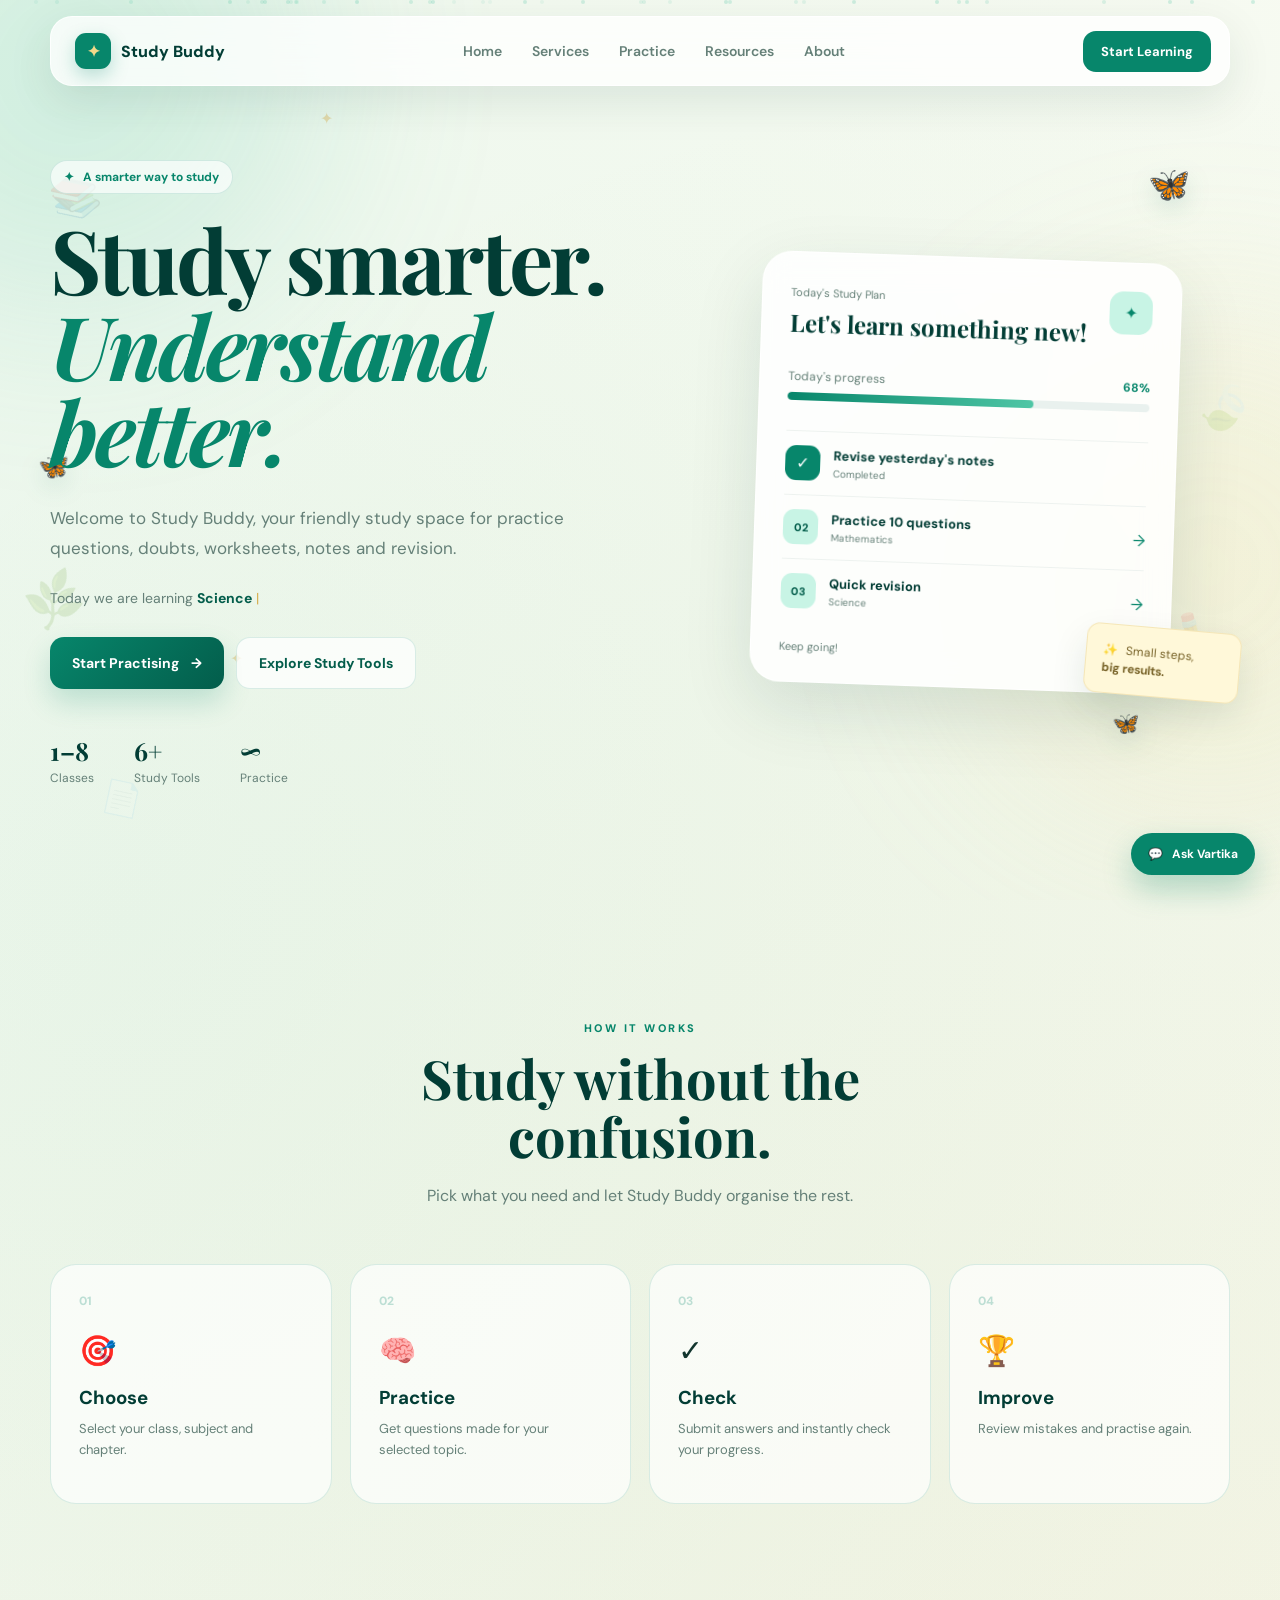
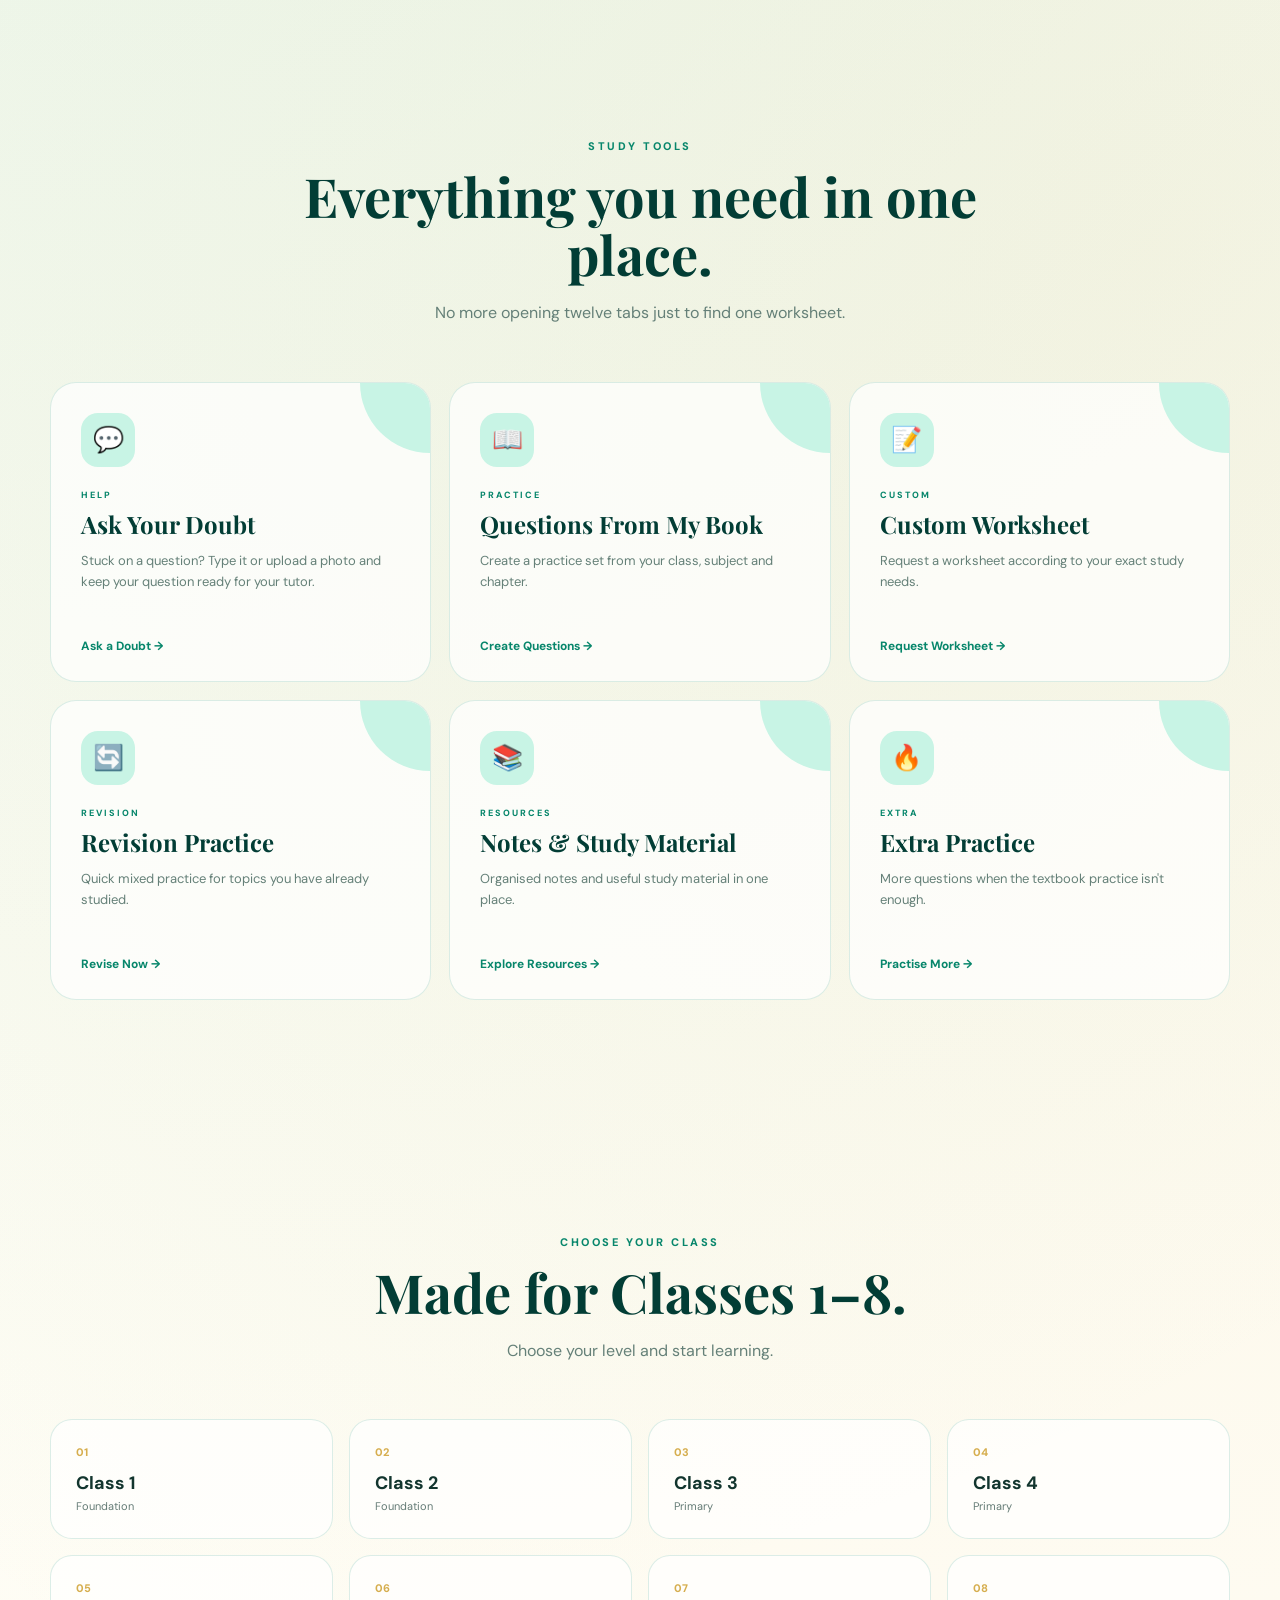
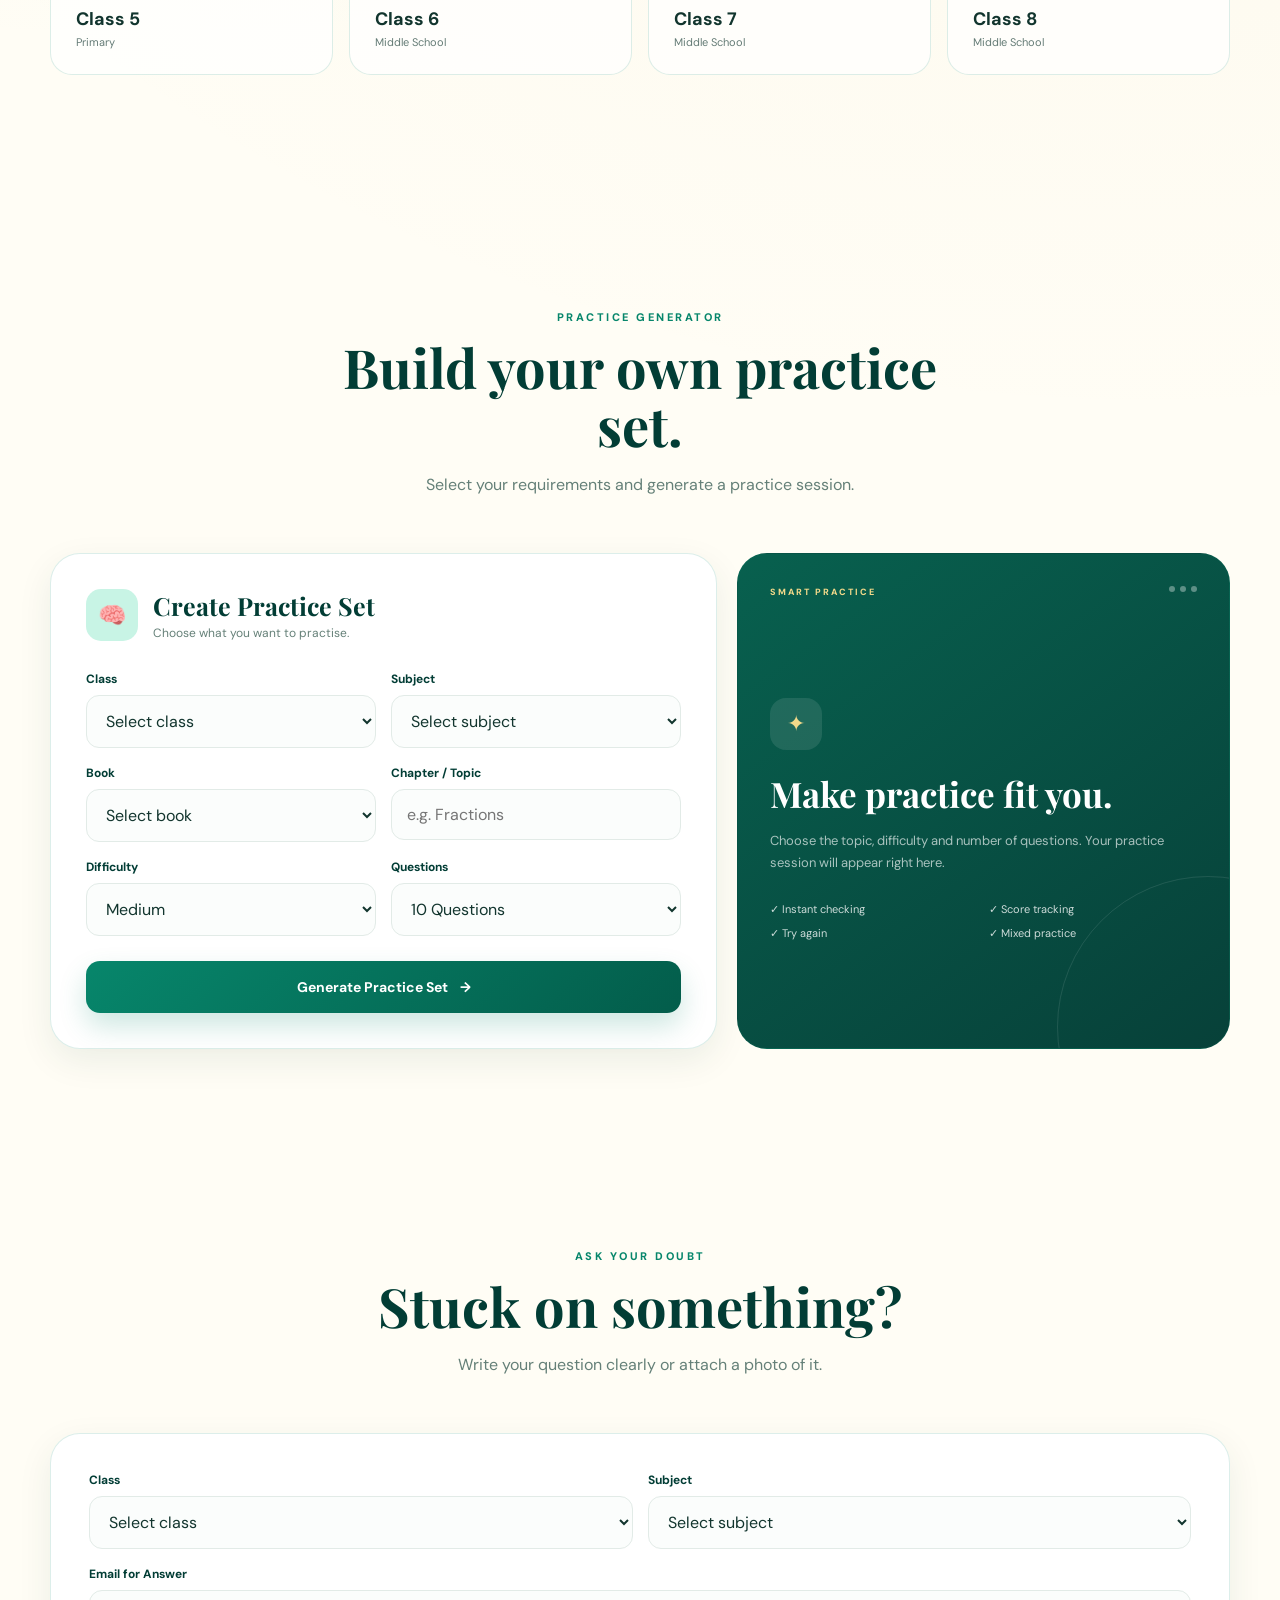
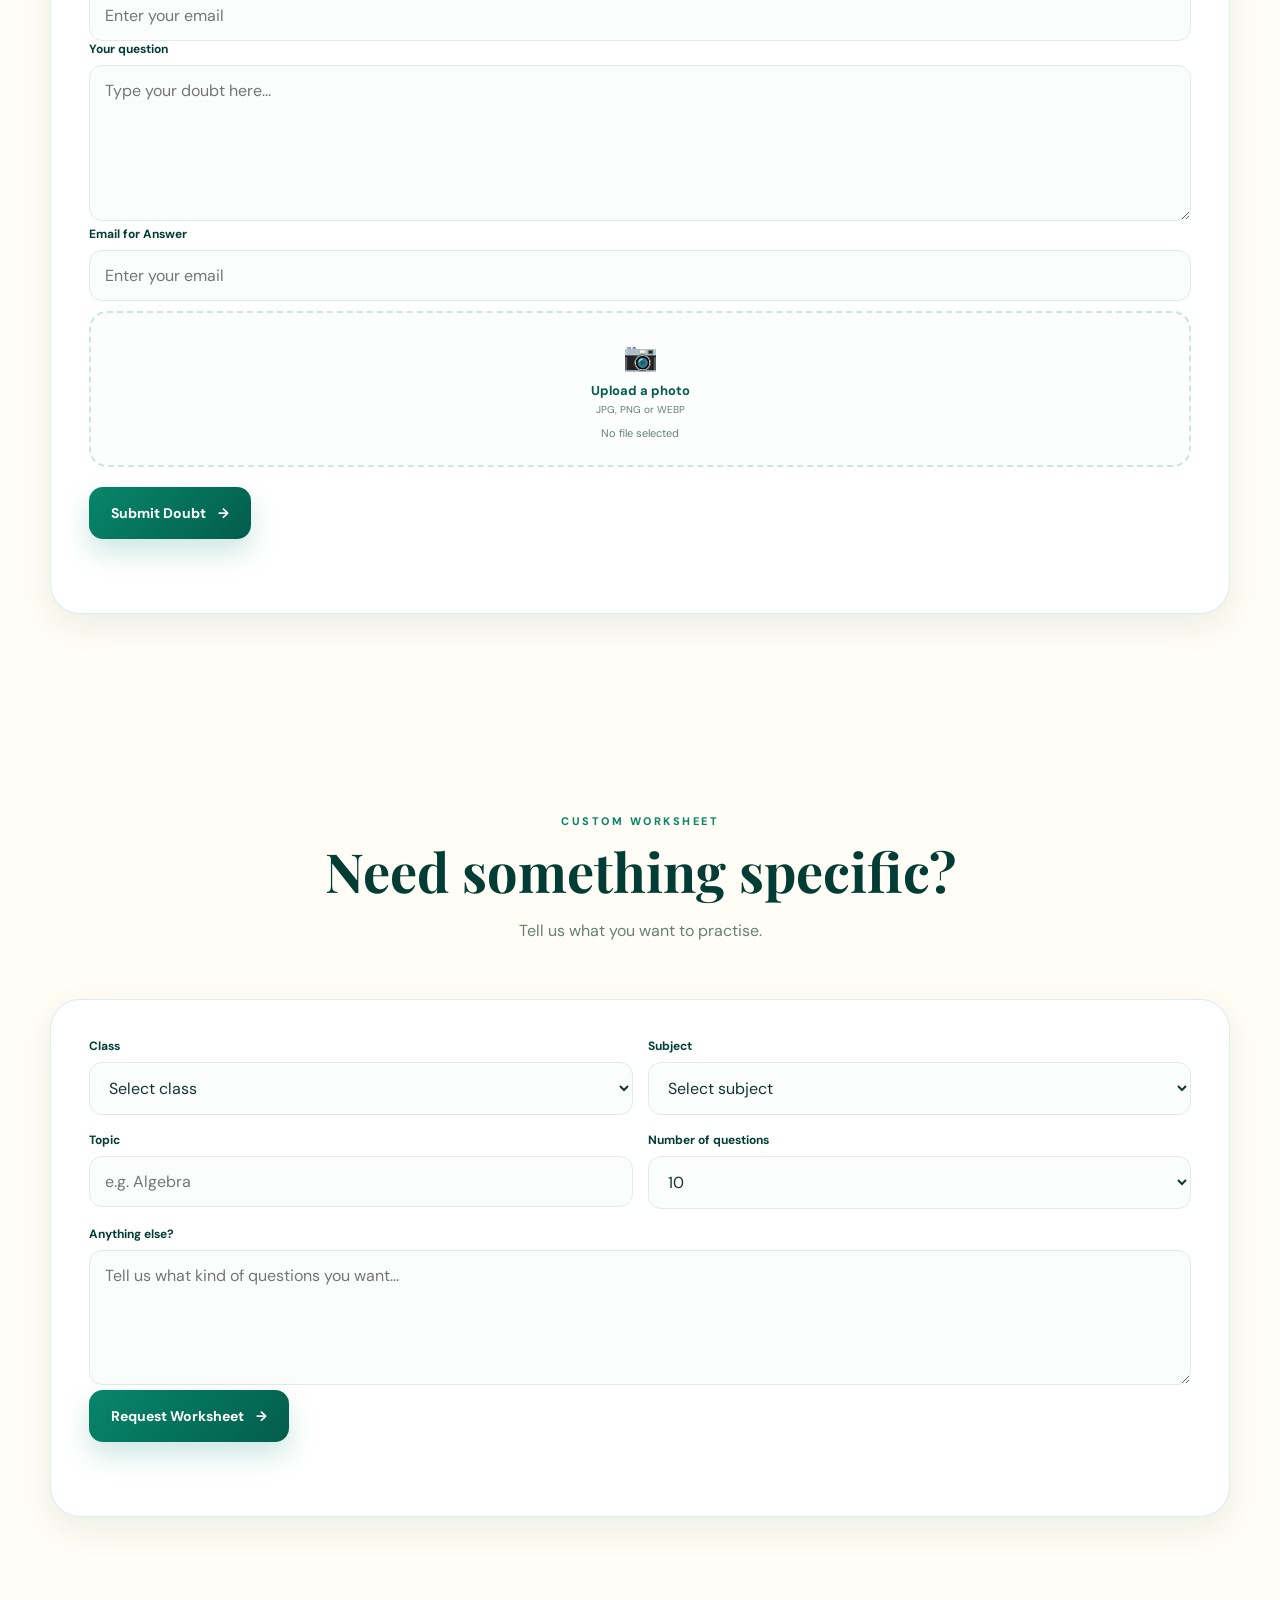
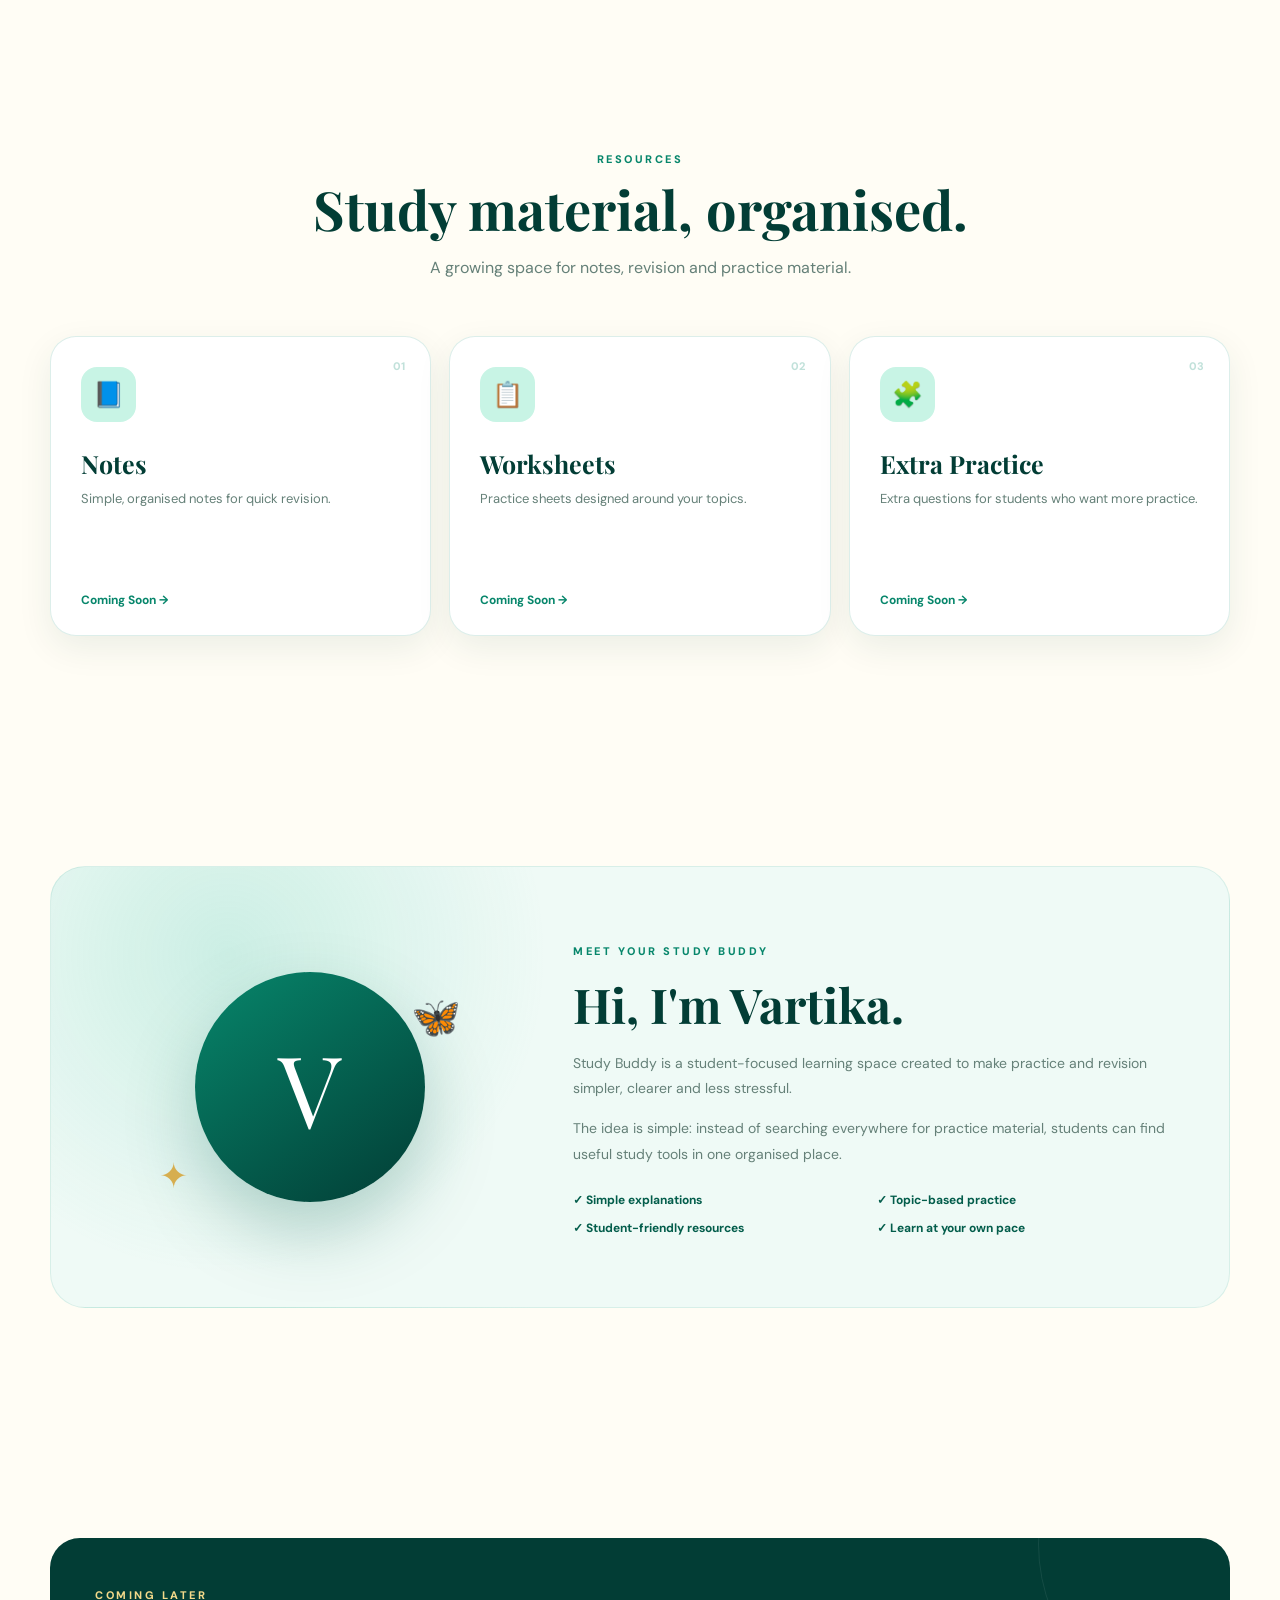
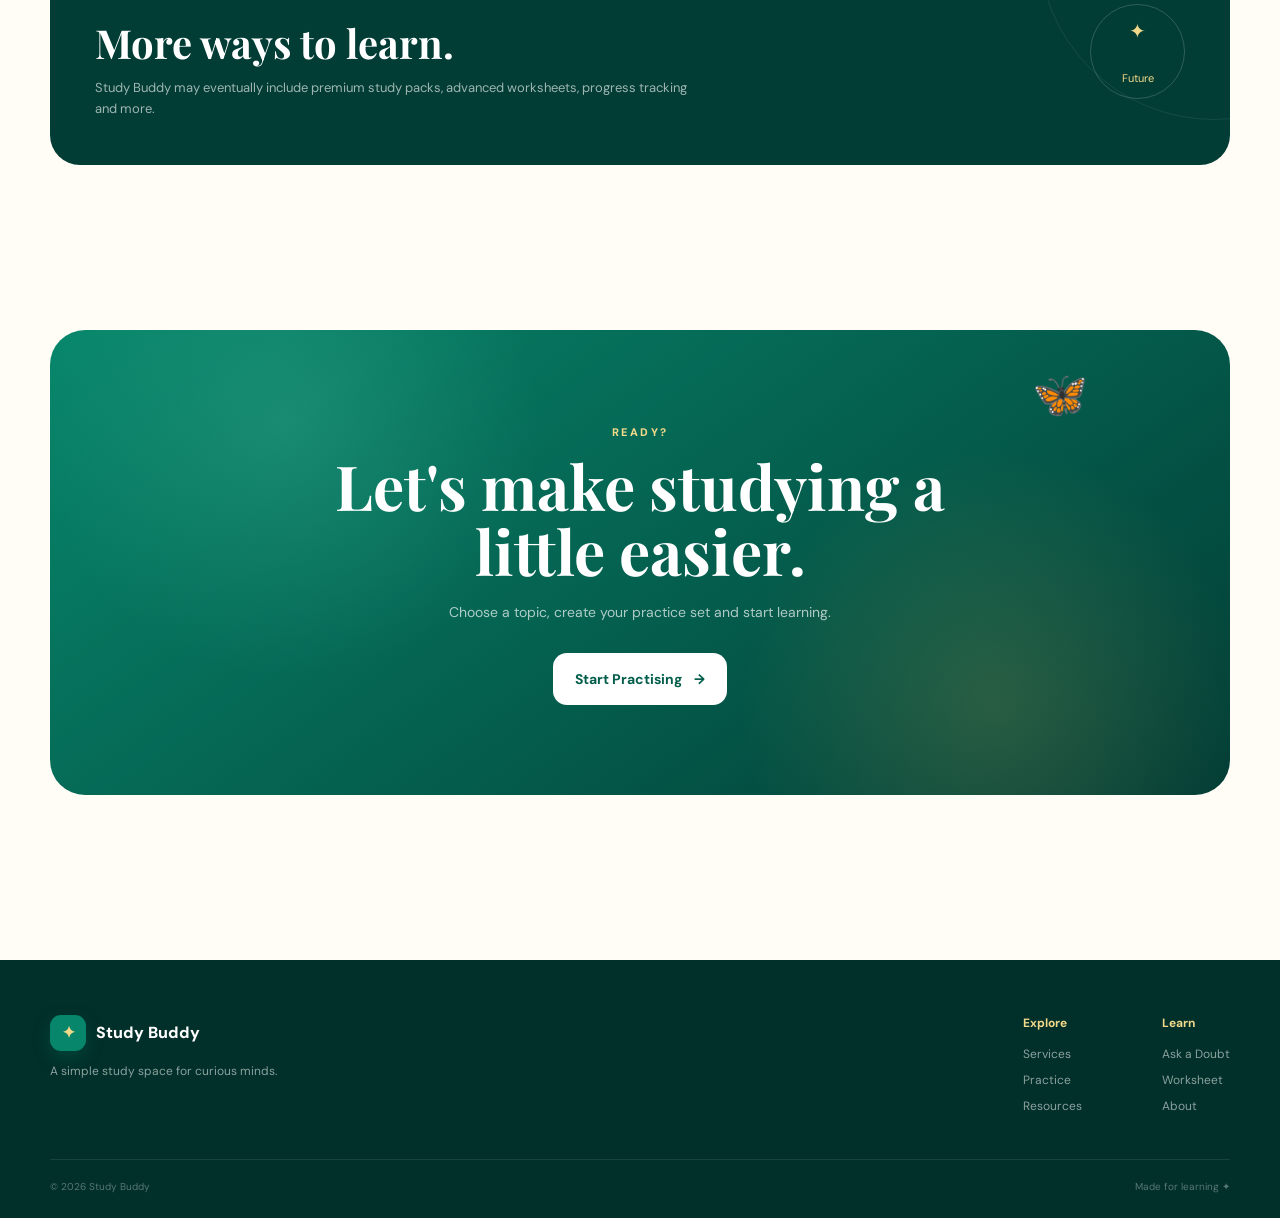
<file: index.html>
<!DOCTYPE html>
<html lang="en">
<head>
  <meta charset="UTF-8">
  <meta name="viewport" content="width=device-width, initial-scale=1.0">
  <title>Study Buddy | Learn Smarter with Vartika</title>

  <link rel="preconnect" href="https://fonts.googleapis.com">
  <link rel="preconnect" href="https://fonts.gstatic.com" crossorigin>
  <link href="https://fonts.googleapis.com/css2?family=DM+Sans:wght@400;500;600;700;800&family=Playfair+Display:wght@500;600;700&display=swap" rel="stylesheet">

  <link rel="stylesheet" href="style.css">
</head>

<body>

  <!-- PRELOADER -->
  <div id="preloader">
    <div class="loader-logo">Study Buddy</div>
    <div class="loader-line"><span></span></div>
    <p>Preparing your study space...</p>
  </div>

  <!-- BACKGROUND -->
  <div class="background">
    <div class="glow glow-one"></div>
    <div class="glow glow-two"></div>

    <div class="floating-book object" data-speed="1.2">📚</div>
    <div class="floating-pencil object" data-speed="1.7">✏️</div>
    <div class="floating-paper object" data-speed="1">📄</div>

    <div class="butterfly butterfly-one object" data-speed="2">🦋</div>
    <div class="butterfly butterfly-two object" data-speed="1.4">🦋</div>
    <div class="butterfly butterfly-three object" data-speed="2.5">🦋</div>

    <div class="leaf leaf-one object" data-speed="1.8">🍃</div>
    <div class="leaf leaf-two object" data-speed="1.2">🌿</div>

    <div class="star star-one">✦</div>
    <div class="star star-two">✦</div>
    <div class="star star-three">✦</div>

    <div id="particles"></div>
  </div>

  <!-- NAVBAR -->
  <header class="navbar">
    <a href="#home" class="logo">
      <span class="logo-icon">✦</span>
      <span>Study Buddy</span>
    </a>

    <nav id="navMenu">
      <a href="#home">Home</a>
      <a href="#services">Services</a>
      <a href="#practice">Practice</a>
      <a href="#resources">Resources</a>
      <a href="#about">About</a>
    </nav>

    <a href="#practice" class="nav-button">Start Learning</a>

    <button class="menu-button" id="menuButton">☰</button>
  </header>

  <!-- HERO -->
  <main>

    <section class="hero section" id="home">

      <div class="hero-content reveal">

        <div class="eyebrow">
          <span>✦</span>
          A smarter way to study
        </div>

        <h1>
          Study smarter.
          <span>Understand better.</span>
        </h1>

        <p class="hero-text">
          Welcome to Study Buddy, your friendly study space for
          practice questions, doubts, worksheets, notes and revision.
        </p>

        <div class="typing-box">
          <span>Today we are learning </span>
          <strong id="typingText"></strong>
          <span class="cursor">|</span>
        </div>

        <div class="hero-buttons">
          <a href="#practice" class="btn btn-primary">
            Start Practising <span>→</span>
          </a>

          <a href="#services" class="btn btn-secondary">
            Explore Study Tools
          </a>
        </div>

        <div class="hero-stats">
          <div>
            <strong>1–8</strong>
            <span>Classes</span>
          </div>

          <div>
            <strong>6+</strong>
            <span>Study Tools</span>
          </div>

          <div>
            <strong>∞</strong>
            <span>Practice</span>
          </div>
        </div>

      </div>

      <!-- HERO STUDY CARD -->
      <div class="hero-visual reveal">

        <div class="study-card">

          <div class="card-top">
            <div>
              <small>Today's Study Plan</small>
              <h3>Let's learn something new!</h3>
            </div>

            <div class="mini-icon">✦</div>
          </div>

          <div class="progress-area">
            <div class="progress-label">
              <span>Today's progress</span>
              <strong>68%</strong>
            </div>

            <div class="progress-bar">
              <span style="width:68%"></span>
            </div>
          </div>

          <div class="study-task completed">
            <div class="task-check">✓</div>
            <div>
              <strong>Revise yesterday's notes</strong>
              <span>Completed</span>
            </div>
          </div>

          <div class="study-task">
            <div class="task-number">02</div>
            <div>
              <strong>Practice 10 questions</strong>
              <span>Mathematics</span>
            </div>
            <span class="task-arrow">→</span>
          </div>

          <div class="study-task">
            <div class="task-number">03</div>
            <div>
              <strong>Quick revision</strong>
              <span>Science</span>
            </div>
            <span class="task-arrow">→</span>
          </div>

          <div class="card-footer">
            <span>Keep going!</span>
            <span>🌿</span>
          </div>

        </div>

        <div class="floating-note">
          <span>✨</span>
          Small steps,
          <strong>big results.</strong>
        </div>

      </div>

    </section>


    <!-- HOW IT WORKS -->
    <section class="section how-section" id="how">

      <div class="section-heading reveal">
        <span class="section-label">HOW IT WORKS</span>
        <h2>Study without the confusion.</h2>
        <p>Pick what you need and let Study Buddy organise the rest.</p>
      </div>

      <div class="steps-grid">

        <div class="step-card reveal">
          <div class="step-number">01</div>
          <div class="step-icon">🎯</div>
          <h3>Choose</h3>
          <p>Select your class, subject and chapter.</p>
        </div>

        <div class="step-card reveal">
          <div class="step-number">02</div>
          <div class="step-icon">🧠</div>
          <h3>Practice</h3>
          <p>Get questions made for your selected topic.</p>
        </div>

        <div class="step-card reveal">
          <div class="step-number">03</div>
          <div class="step-icon">✓</div>
          <h3>Check</h3>
          <p>Submit answers and instantly check your progress.</p>
        </div>

        <div class="step-card reveal">
          <div class="step-number">04</div>
          <div class="step-icon">🏆</div>
          <h3>Improve</h3>
          <p>Review mistakes and practise again.</p>
        </div>

      </div>

    </section>


    <!-- SERVICES -->
    <section class="section" id="services">

      <div class="section-heading reveal">
        <span class="section-label">STUDY TOOLS</span>
        <h2>Everything you need in one place.</h2>
        <p>No more opening twelve tabs just to find one worksheet.</p>
      </div>

      <div class="services-grid">

        <article class="service-card service-main reveal">
          <div class="service-icon">💬</div>
          <span class="service-tag">HELP</span>
          <h3>Ask Your Doubt</h3>
          <p>
            Stuck on a question? Type it or upload a photo and
            keep your question ready for your tutor.
          </p>
          <a href="#doubt">Ask a Doubt →</a>
        </article>

        <article class="service-card reveal">
          <div class="service-icon">📖</div>
          <span class="service-tag">PRACTICE</span>
          <h3>Questions From My Book</h3>
          <p>Create a practice set from your class, subject and chapter.</p>
          <a href="#practice">Create Questions →</a>
        </article>

        <article class="service-card reveal">
          <div class="service-icon">📝</div>
          <span class="service-tag">CUSTOM</span>
          <h3>Custom Worksheet</h3>
          <p>Request a worksheet according to your exact study needs.</p>
          <a href="#worksheet">Request Worksheet →</a>
        </article>

        <article class="service-card reveal">
          <div class="service-icon">🔄</div>
          <span class="service-tag">REVISION</span>
          <h3>Revision Practice</h3>
          <p>Quick mixed practice for topics you have already studied.</p>
          <a href="#practice">Revise Now →</a>
        </article>

        <article class="service-card reveal">
          <div class="service-icon">📚</div>
          <span class="service-tag">RESOURCES</span>
          <h3>Notes & Study Material</h3>
          <p>Organised notes and useful study material in one place.</p>
          <a href="#resources">Explore Resources →</a>
        </article>

        <article class="service-card reveal">
          <div class="service-icon">🔥</div>
          <span class="service-tag">EXTRA</span>
          <h3>Extra Practice</h3>
          <p>More questions when the textbook practice isn't enough.</p>
          <a href="#practice">Practise More →</a>
        </article>

      </div>

    </section>


    <!-- CLASS SECTION -->
    <section class="section classes-section">

      <div class="section-heading reveal">
        <span class="section-label">CHOOSE YOUR CLASS</span>
        <h2>Made for Classes 1–8.</h2>
        <p>Choose your level and start learning.</p>
      </div>

      <div class="classes-grid">

        <button class="class-card reveal" data-class="1">
          <span>01</span>
          <strong>Class 1</strong>
          <small>Foundation</small>
        </button>

        <button class="class-card reveal" data-class="2">
          <span>02</span>
          <strong>Class 2</strong>
          <small>Foundation</small>
        </button>

        <button class="class-card reveal" data-class="3">
          <span>03</span>
          <strong>Class 3</strong>
          <small>Primary</small>
        </button>

        <button class="class-card reveal" data-class="4">
          <span>04</span>
          <strong>Class 4</strong>
          <small>Primary</small>
        </button>

        <button class="class-card reveal" data-class="5">
          <span>05</span>
          <strong>Class 5</strong>
          <small>Primary</small>
        </button>

        <button class="class-card reveal" data-class="6">
          <span>06</span>
          <strong>Class 6</strong>
          <small>Middle School</small>
        </button>

        <button class="class-card reveal" data-class="7">
          <span>07</span>
          <strong>Class 7</strong>
          <small>Middle School</small>
        </button>

        <button class="class-card reveal" data-class="8">
          <span>08</span>
          <strong>Class 8</strong>
          <small>Middle School</small>
        </button>

      </div>

    </section>


    <!-- PRACTICE GENERATOR -->
    <section class="section practice-section" id="practice">

      <div class="section-heading reveal">
        <span class="section-label">PRACTICE GENERATOR</span>
        <h2>Build your own practice set.</h2>
        <p>Select your requirements and generate a practice session.</p>
      </div>

      <div class="practice-layout">

        <div class="practice-form-card reveal">

          <div class="form-header">
            <div class="form-icon">🧠</div>
            <div>
              <h3>Create Practice Set</h3>
              <p>Choose what you want to practise.</p>
            </div>
          </div>

          <form id="practiceForm">

            <div class="form-row">

              <div class="field">
                <label for="practiceClass">Class</label>

                <select id="practiceClass" required>
                  <option value="">Select class</option>
                  <option value="1">Class 1</option>
                  <option value="2">Class 2</option>
                  <option value="3">Class 3</option>
                  <option value="4">Class 4</option>
                  <option value="5">Class 5</option>
                  <option value="6">Class 6</option>
                  <option value="7">Class 7</option>
                  <option value="8">Class 8</option>
                </select>
              </div>

              <div class="field">
                <label for="practiceSubject">Subject</label>

                <select id="practiceSubject" required>
                  <option value="">Select subject</option>
                  <option value="Mathematics">Mathematics</option>
                  <option value="Science">Science</option>
                  <option value="English">English</option>
                  <option value="Social Science">Social Science</option>
                  <option value="Hindi">Hindi</option>
                </select>
              </div>

            </div>

            <div class="form-row">

              <div class="field">
                <label for="practiceBook">Book</label>

                <select id="practiceBook" required>
                  <option value="">Select book</option>
                  <option value="NCERT">NCERT</option>
                  <option value="School Book">School Book</option>
                  <option value="Other">Other</option>
                </select>
              </div>

              <div class="field">
                <label for="practiceChapter">Chapter / Topic</label>

                <input
                  type="text"
                  id="practiceChapter"
                  placeholder="e.g. Fractions"
                  required
                >
              </div>

            </div>

            <div class="form-row">

              <div class="field">
                <label for="difficulty">Difficulty</label>

                <select id="difficulty" required>
                  <option value="Easy">Easy</option>
                  <option value="Medium" selected>Medium</option>
                  <option value="Hard">Hard</option>
                  <option value="Mixed">Mixed</option>
                </select>
              </div>

              <div class="field">
                <label for="questionCount">Questions</label>

                <select id="questionCount" required>
                  <option value="5">5 Questions</option>
                  <option value="10" selected>10 Questions</option>
                  <option value="15">15 Questions</option>
                  <option value="20">20 Questions</option>
                </select>
              </div>

            </div>

            <button class="btn btn-primary full-button" type="submit">
              Generate Practice Set <span>→</span>
            </button>

          </form>

        </div>


        <div class="practice-preview reveal">

          <div class="preview-top">
            <span class="preview-label">SMART PRACTICE</span>
            <div class="preview-dots">
              <i></i><i></i><i></i>
            </div>
          </div>

          <div class="preview-content">
            <span class="preview-icon">✦</span>

            <h3>Make practice fit you.</h3>

            <p>
              Choose the topic, difficulty and number of questions.
              Your practice session will appear right here.
            </p>

            <div class="preview-features">
              <span>✓ Instant checking</span>
              <span>✓ Score tracking</span>
              <span>✓ Try again</span>
              <span>✓ Mixed practice</span>
            </div>
          </div>

        </div>

      </div>

    </section>


    <!-- QUESTION AREA -->
    <section class="section question-section" id="questionArea">

      <div class="question-shell">

        <div class="question-header">

          <div>
            <span class="section-label">YOUR PRACTICE SESSION</span>
            <h2 id="quizTitle">Practice Questions</h2>
            <p id="quizSubtitle">Your generated questions will appear here.</p>
          </div>

          <div class="quiz-score">
            <span>Score</span>
            <strong id="scoreDisplay">0 / 0</strong>
          </div>

        </div>

        <div class="quiz-progress">
          <span id="quizProgressBar"></span>
        </div>

        <div id="questionsContainer"></div>

        <div class="quiz-actions">

          <button class="btn btn-secondary" id="checkAnswers">
            Check Answers
          </button>

          <button class="btn btn-primary" id="tryAgain">
            Try Again
          </button>

        </div>

        <div id="quizResult" class="quiz-result"></div>

      </div>

    </section>


    <!-- DOUBT -->
    <section class="section form-section" id="doubt">

      <div class="section-heading reveal">
        <span class="section-label">ASK YOUR DOUBT</span>
        <h2>Stuck on something?</h2>
        <p>Write your question clearly or attach a photo of it.</p>
      </div>

      <div class="large-form-card reveal">

        <form id="doubtForm" action="https://formspree.io/f/meaopbqv" method="POST" enctype="multipart/form-data">

          <input type="hidden" name="form_type" value="Ask Your Doubt">

          <div class="form-row">

            <div class="field">
              <label for="doubtClass">Class</label>

              <select id="doubtClass" name="class" required>
                <option value="">Select class</option>
                <option>Class 1</option>
                <option>Class 2</option>
                <option>Class 3</option>
                <option>Class 4</option>
                <option>Class 5</option>
                <option>Class 6</option>
                <option>Class 7</option>
                <option>Class 8</option>
              </select>
            </div>

            <div class="field">
              <label for="doubtSubject">Subject</label>

              <select id="doubtSubject" name="subject" required>
                <option value="">Select subject</option>
                <option>Mathematics</option>
                <option>Science</option>
                <option>English</option>
                <option>Social Science</option>
                <option>Hindi</option>
              </select>
            </div>

          </div>

          <div class="field">
            <label for="studentEmail">Email for Answer</label>
            <input
              type="email"
              id="studentEmail"
              name="_replyto"
              placeholder="Enter your email"
              required
            >
          </div>

          <div class="field">
            <label for="doubtText">Your question</label>

            <textarea
              id="doubtText"
              name="question"
              rows="6"
              placeholder="Type your doubt here..."
              required
            ></textarea>
          </div>

          <div class="field">
            <label for="doubtEmail">Email for Answer</label>
            <input
              type="email"
              id="doubtEmail"
              name="_replyto"
              placeholder="Enter your email"
              required
            >
          </div>

          <div class="upload-box">

            <input type="file" id="doubtImage" name="doubt_image" accept="image/*">

            <label for="doubtImage">
              <span class="upload-icon">📷</span>
              <strong>Upload a photo</strong>
              <small>JPG, PNG or WEBP</small>
            </label>

            <p id="fileName">No file selected</p>

          </div>

          <button class="btn btn-primary" type="submit" id="doubtSubmitBtn">
            Submit Doubt <span>→</span>
          </button>
          <p class="form-status" id="doubtStatus" aria-live="polite"></p>

        </form>

      </div>

    </section>


    <!-- WORKSHEET -->
    <section class="section form-section" id="worksheet">

      <div class="section-heading reveal">
        <span class="section-label">CUSTOM WORKSHEET</span>
        <h2>Need something specific?</h2>
        <p>Tell us what you want to practise.</p>
      </div>

      <div class="large-form-card reveal">

        <form id="worksheetForm" action="https://formspree.io/f/meaopbqv" method="POST">

          <input type="hidden" name="form_type" value="Custom Worksheet Request">

          <div class="form-row">

            <div class="field">
              <label for="worksheetClass">Class</label>

              <select id="worksheetClass" name="class" required>
                <option value="">Select class</option>
                <option>Class 1</option>
                <option>Class 2</option>
                <option>Class 3</option>
                <option>Class 4</option>
                <option>Class 5</option>
                <option>Class 6</option>
                <option>Class 7</option>
                <option>Class 8</option>
              </select>
            </div>

            <div class="field">
              <label for="worksheetSubject">Subject</label>

              <select id="worksheetSubject" name="subject" required>
                <option value="">Select subject</option>
                <option>Mathematics</option>
                <option>Science</option>
                <option>English</option>
                <option>Social Science</option>
                <option>Hindi</option>
              </select>
            </div>

          </div>

          <div class="form-row">

            <div class="field">
              <label for="worksheetTopic">Topic</label>

              <input
                type="text"
                id="worksheetTopic"
                name="topic"
                placeholder="e.g. Algebra"
                required
              >
            </div>

            <div class="field">
              <label for="worksheetQuestions">Number of questions</label>

              <select id="worksheetQuestions" name="number_of_questions">
                <option>5</option>
                <option selected>10</option>
                <option>15</option>
                <option>20</option>
              </select>
            </div>

          </div>

          <div class="field">
            <label for="worksheetMessage">Anything else?</label>

            <textarea
              id="worksheetMessage"
              name="message"
              rows="5"
              placeholder="Tell us what kind of questions you want..."
            ></textarea>
          </div>

          <button class="btn btn-primary" type="submit" id="worksheetSubmitBtn">
            Request Worksheet <span>→</span>
          </button>
          <p class="form-status" id="worksheetStatus" aria-live="polite"></p>

        </form>

      </div>

    </section>


    <!-- RESOURCES -->
    <section class="section resources-section" id="resources">

      <div class="section-heading reveal">
        <span class="section-label">RESOURCES</span>
        <h2>Study material, organised.</h2>
        <p>A growing space for notes, revision and practice material.</p>
      </div>

      <div class="resources-grid">

        <div class="resource-card reveal">
          <div class="resource-number">01</div>
          <div class="resource-icon">📘</div>
          <h3>Notes</h3>
          <p>Simple, organised notes for quick revision.</p>
          <button class="resource-button" data-resource="Notes">
            Coming Soon →
          </button>
        </div>

        <div class="resource-card reveal">
          <div class="resource-number">02</div>
          <div class="resource-icon">📋</div>
          <h3>Worksheets</h3>
          <p>Practice sheets designed around your topics.</p>
          <button class="resource-button" data-resource="Worksheets">
            Coming Soon →
          </button>
        </div>

        <div class="resource-card reveal">
          <div class="resource-number">03</div>
          <div class="resource-icon">🧩</div>
          <h3>Extra Practice</h3>
          <p>Extra questions for students who want more practice.</p>
          <button class="resource-button" data-resource="Extra Practice">
            Coming Soon →
          </button>
        </div>

      </div>

    </section>


    <!-- ABOUT -->
    <section class="section about-section" id="about">

      <div class="about-card reveal">

        <div class="about-visual">
          <div class="about-circle">
            <span>V</span>
          </div>

          <div class="about-butterfly">🦋</div>
          <div class="about-star">✦</div>
        </div>

        <div class="about-content">

          <span class="section-label">MEET YOUR STUDY BUDDY</span>

          <h2>Hi, I'm Vartika.</h2>

          <p>
            Study Buddy is a student-focused learning space created
            to make practice and revision simpler, clearer and less
            stressful.
          </p>

          <p>
            The idea is simple: instead of searching everywhere for
            practice material, students can find useful study tools
            in one organised place.
          </p>

          <div class="about-points">
            <span>✓ Simple explanations</span>
            <span>✓ Topic-based practice</span>
            <span>✓ Student-friendly resources</span>
            <span>✓ Learn at your own pace</span>
          </div>

        </div>

      </div>

    </section>


    <!-- FUTURE PREMIUM -->
    <section class="section future-section">

      <div class="future-card reveal">

        <div>
          <span class="section-label">COMING LATER</span>
          <h2>More ways to learn.</h2>

          <p>
            Study Buddy may eventually include premium study packs,
            advanced worksheets, progress tracking and more.
          </p>
        </div>

        <div class="future-badge">
          <span>✦</span>
          Future
        </div>

      </div>

    </section>


    <!-- CTA -->
    <section class="section final-cta">

      <div class="cta-card reveal">

        <div class="cta-decoration">🦋</div>

        <span class="section-label">READY?</span>

        <h2>Let's make studying a little easier.</h2>

        <p>
          Choose a topic, create your practice set and start learning.
        </p>

        <a href="#practice" class="btn btn-light">
          Start Practising <span>→</span>
        </a>

      </div>

    </section>

  </main>


  <!-- FOOTER -->
  <footer class="footer">

    <div class="footer-main">

      <div class="footer-brand">

        <a href="#home" class="logo">
          <span class="logo-icon">✦</span>
          <span>Study Buddy</span>
        </a>

        <p>
          A simple study space for curious minds.
        </p>

      </div>

      <div class="footer-links">

        <div>
          <strong>Explore</strong>
          <a href="#services">Services</a>
          <a href="#practice">Practice</a>
          <a href="#resources">Resources</a>
        </div>

        <div>
          <strong>Learn</strong>
          <a href="#doubt">Ask a Doubt</a>
          <a href="#worksheet">Worksheet</a>
          <a href="#about">About</a>
        </div>

      </div>

    </div>

    <div class="footer-bottom">
      <span>© <span id="year"></span> Study Buddy</span>
      <span>Made for learning ✦</span>
    </div>

  </footer>


  <!-- ASK VARTIKA BUTTON -->
  <a href="#doubt" class="floating-help">
    <span>💬</span>
    <strong>Ask Vartika</strong>
  </a>


  <!-- TOAST -->
  <div id="toast" class="toast">
    <span id="toastIcon">✓</span>
    <p id="toastMessage">Done!</p>
  </div>


  <script src="script.js"></script>

</body>
</html>
</file>
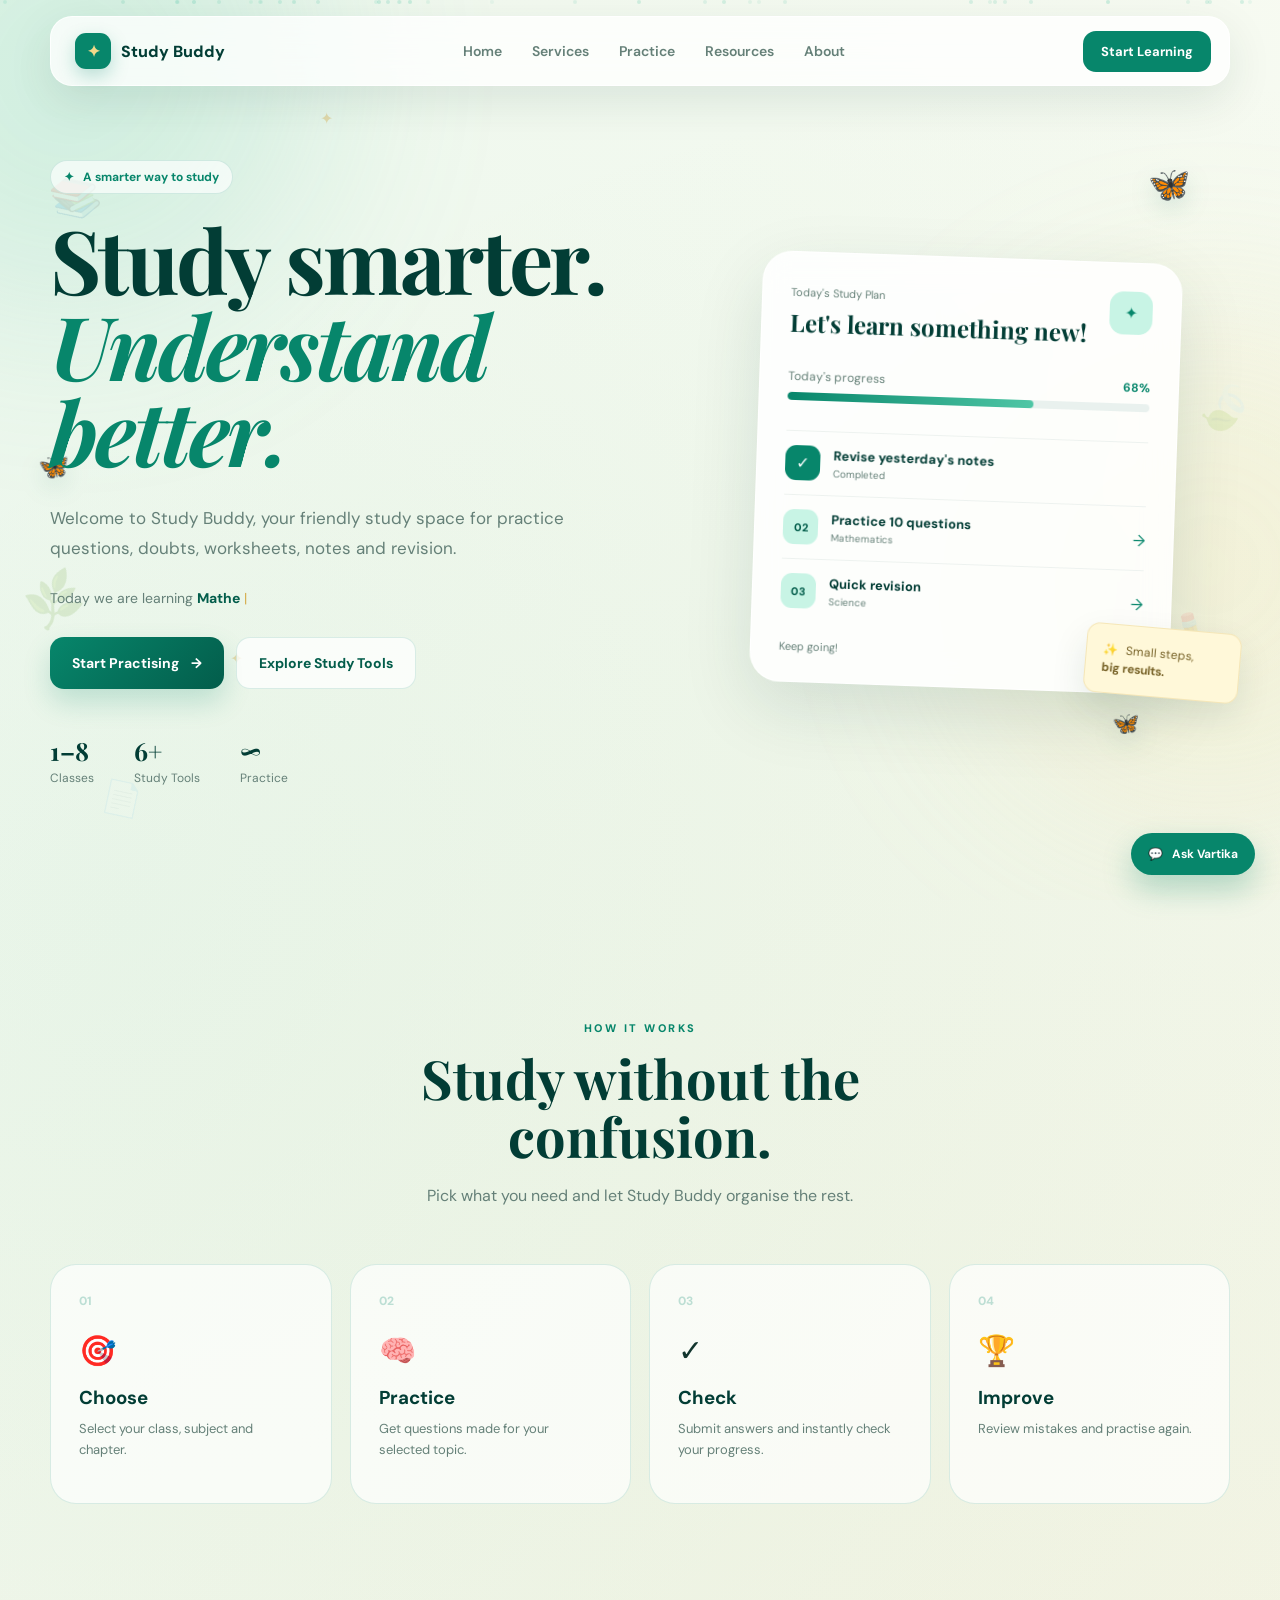
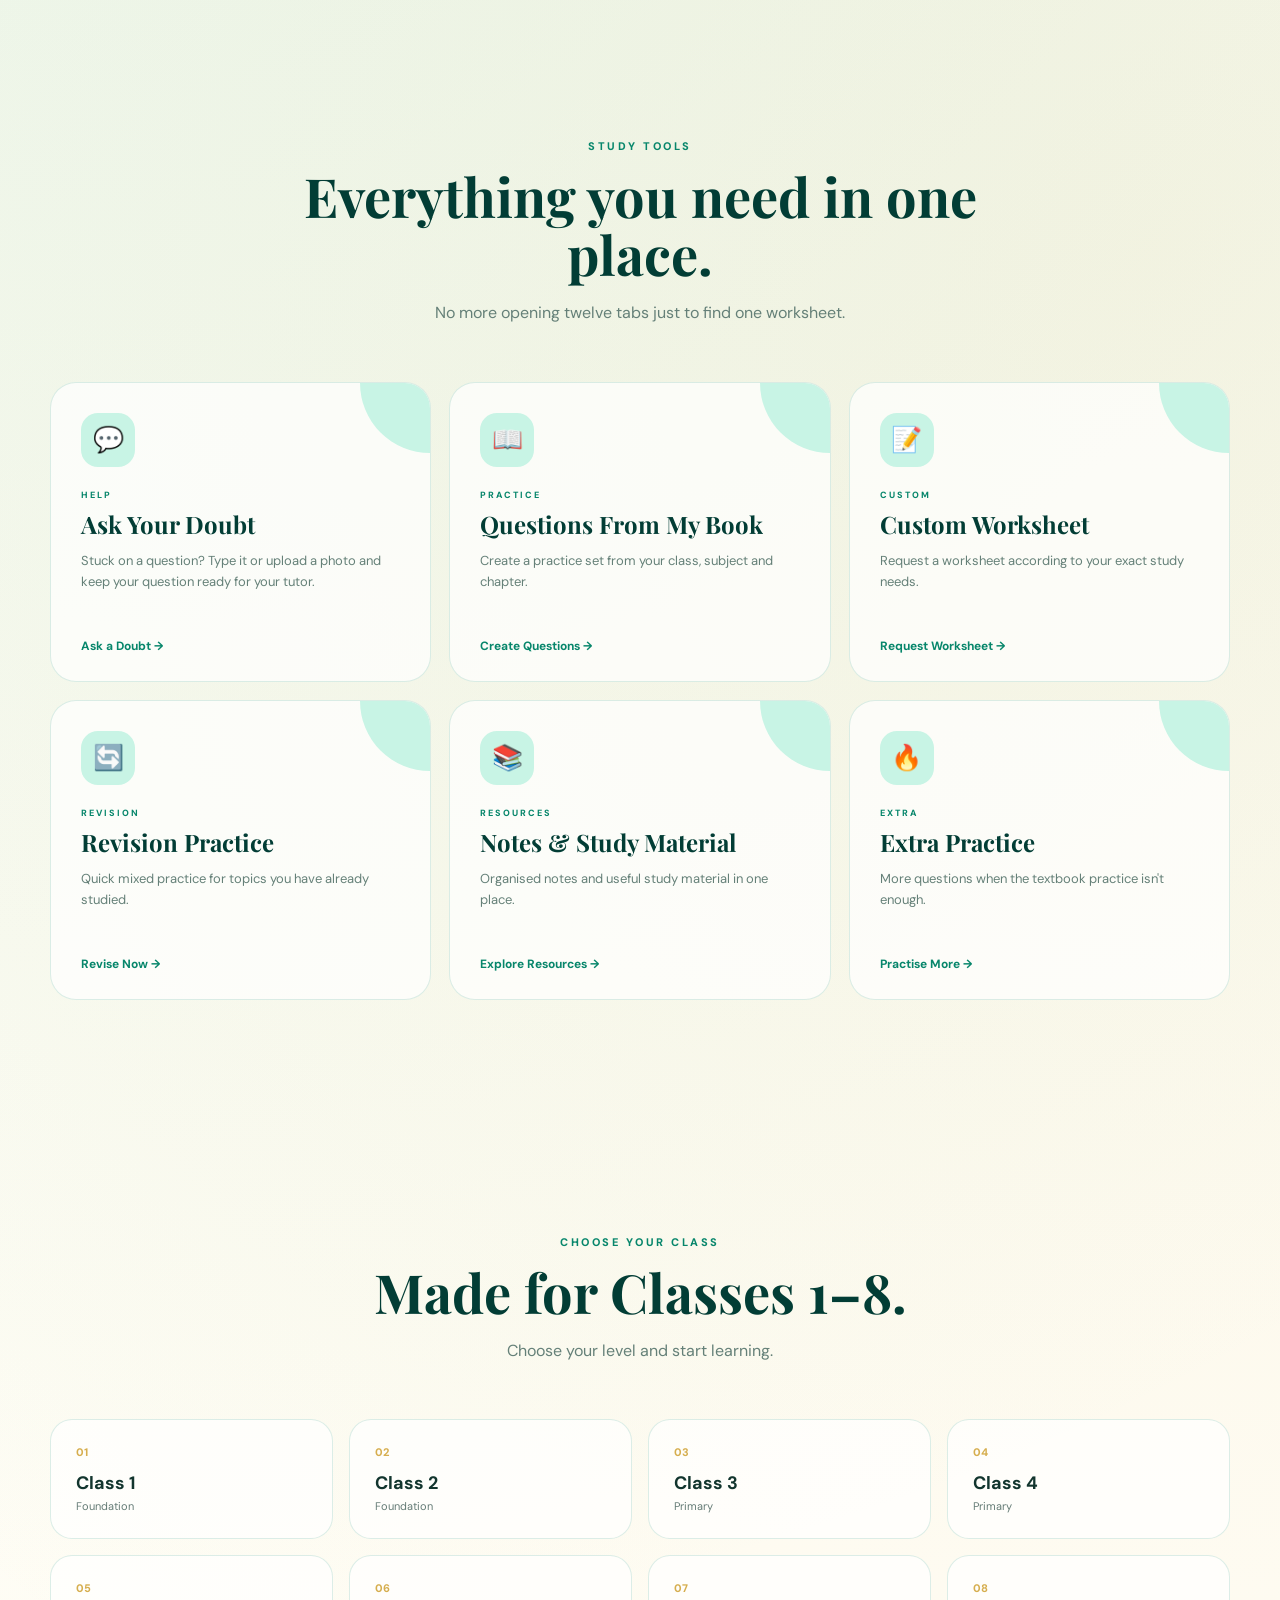
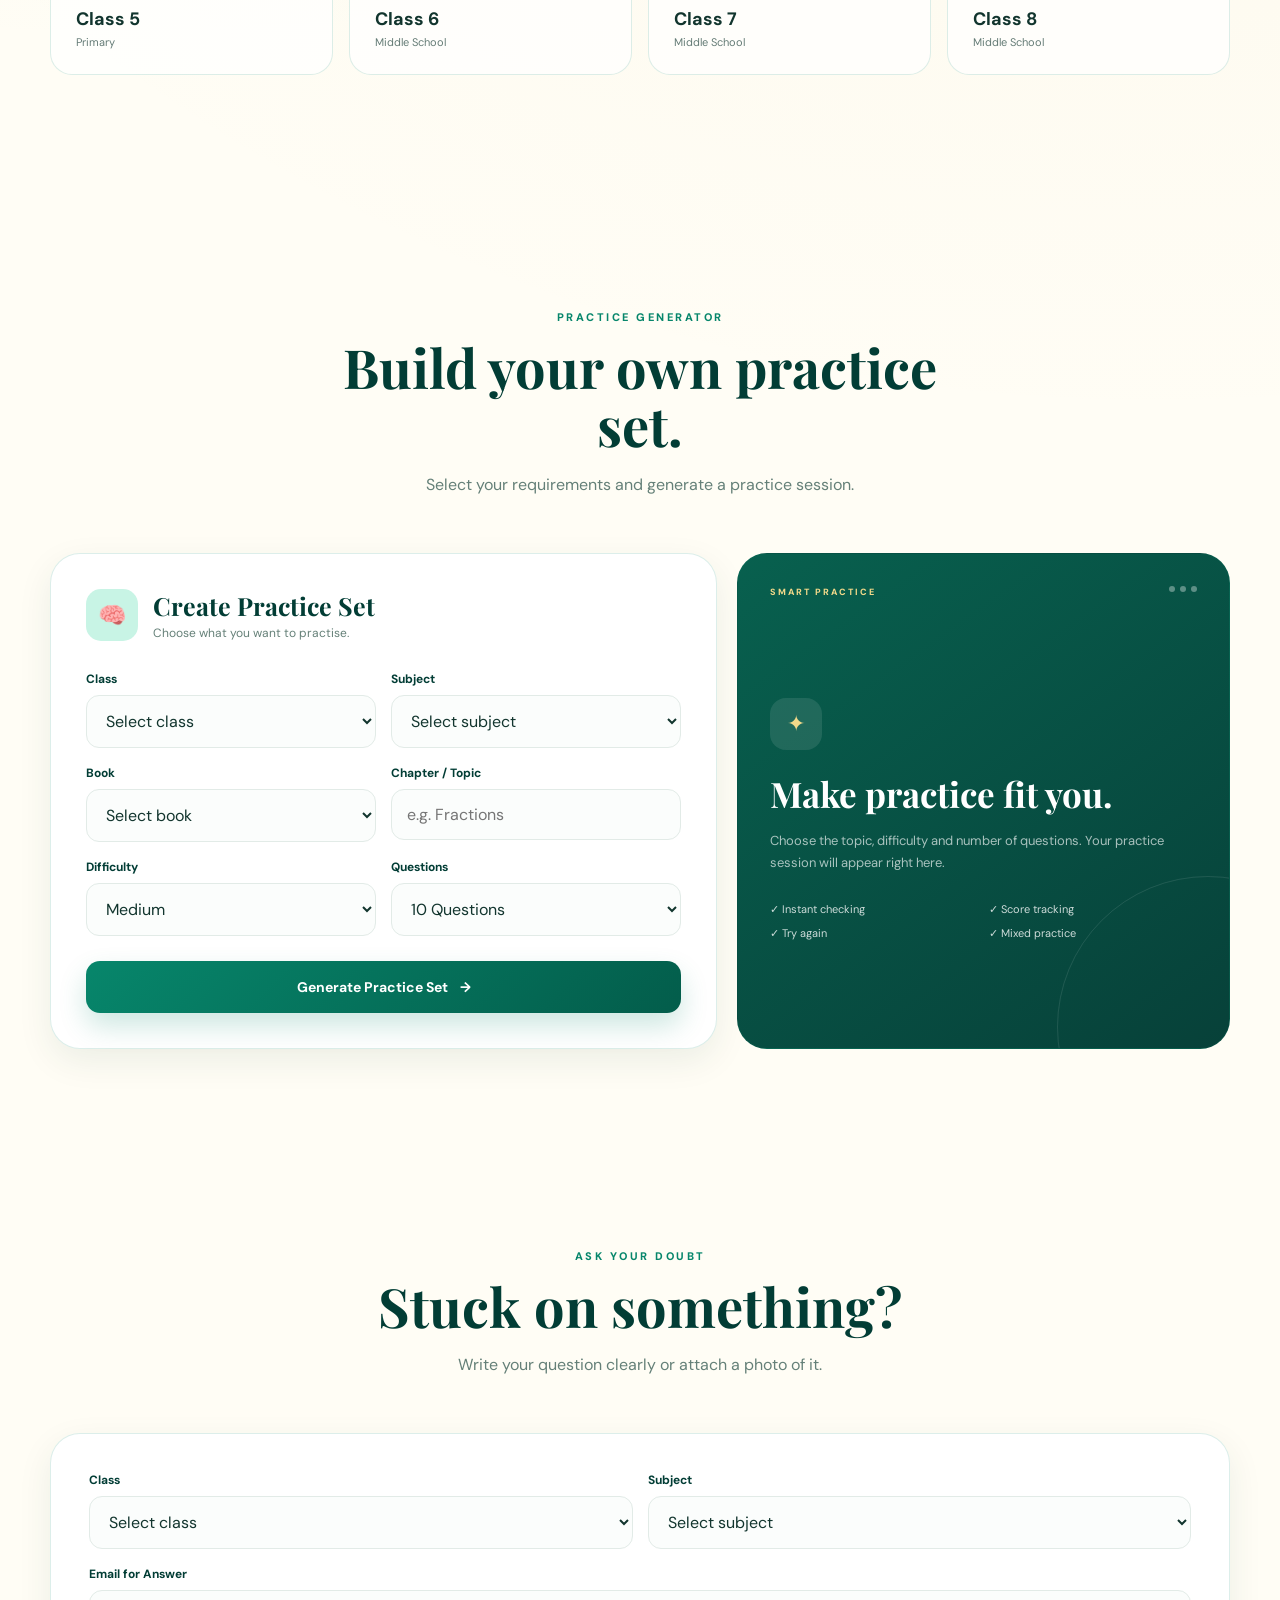
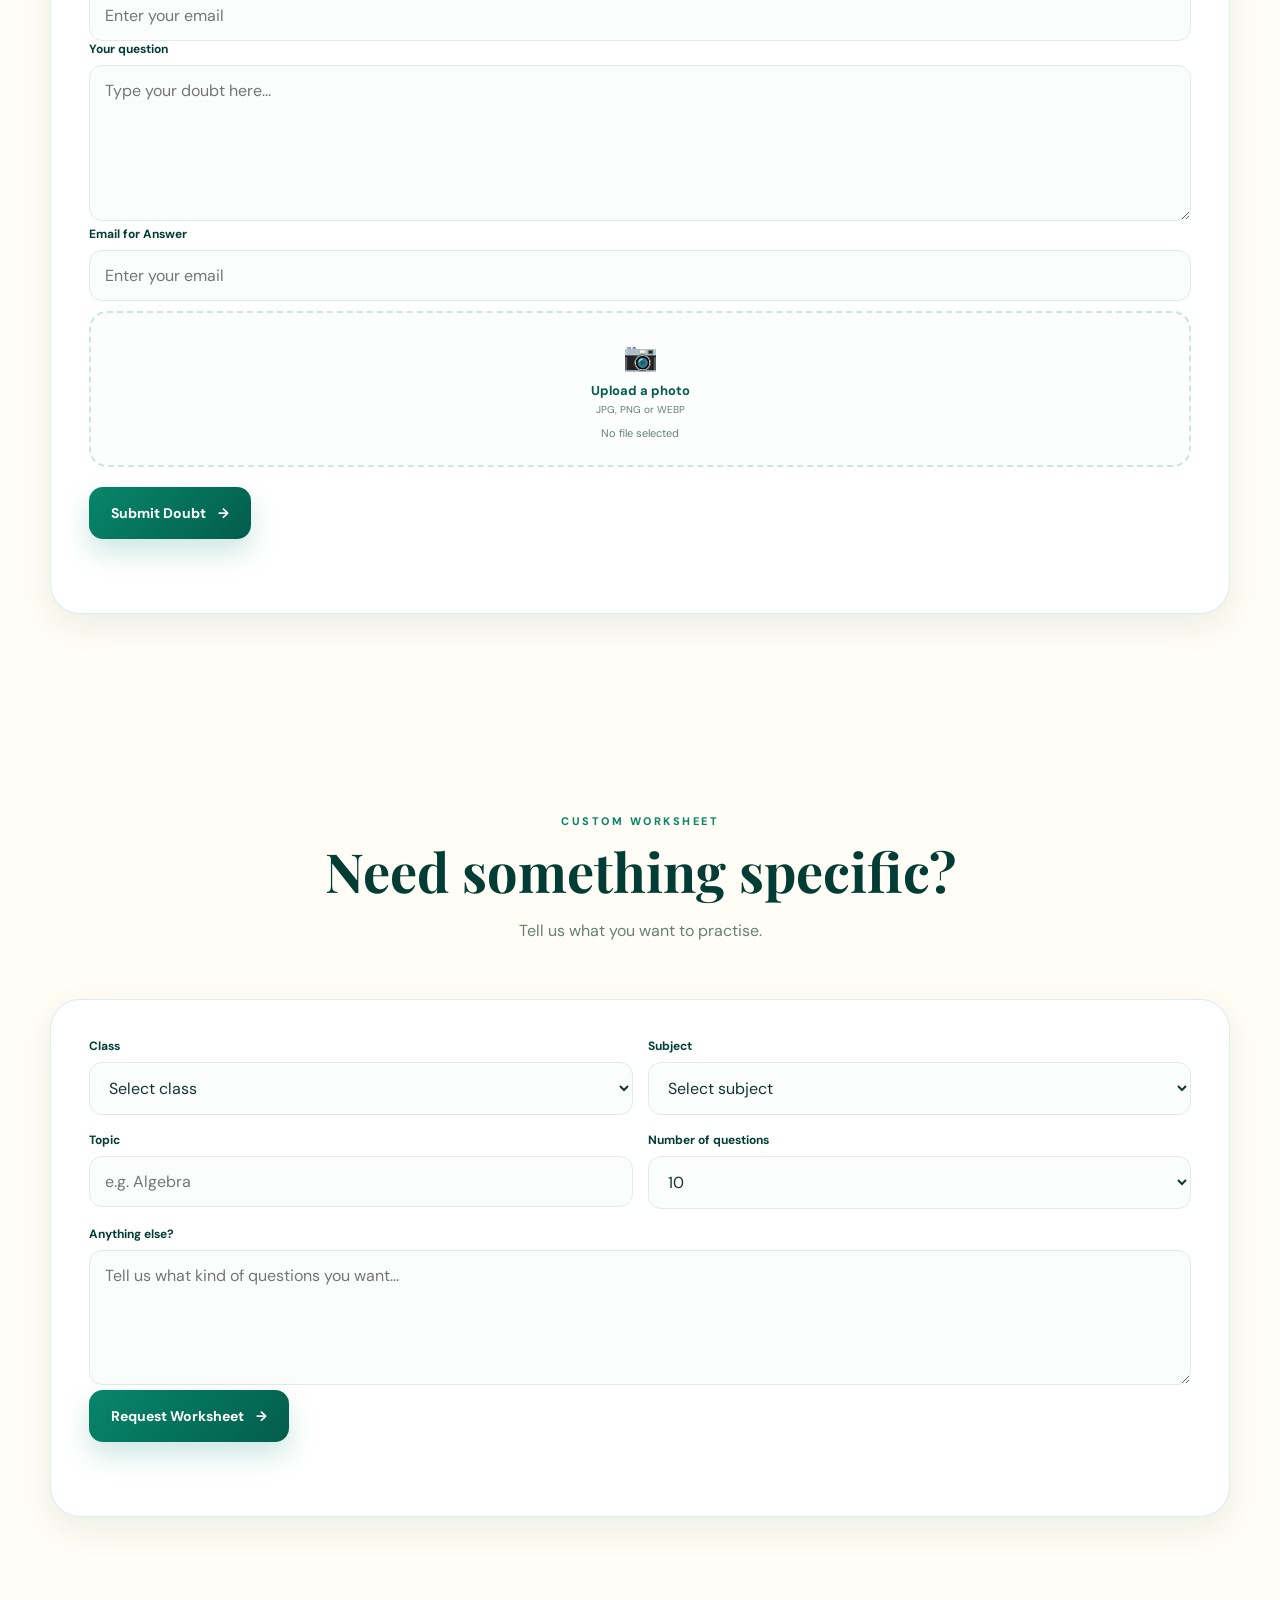
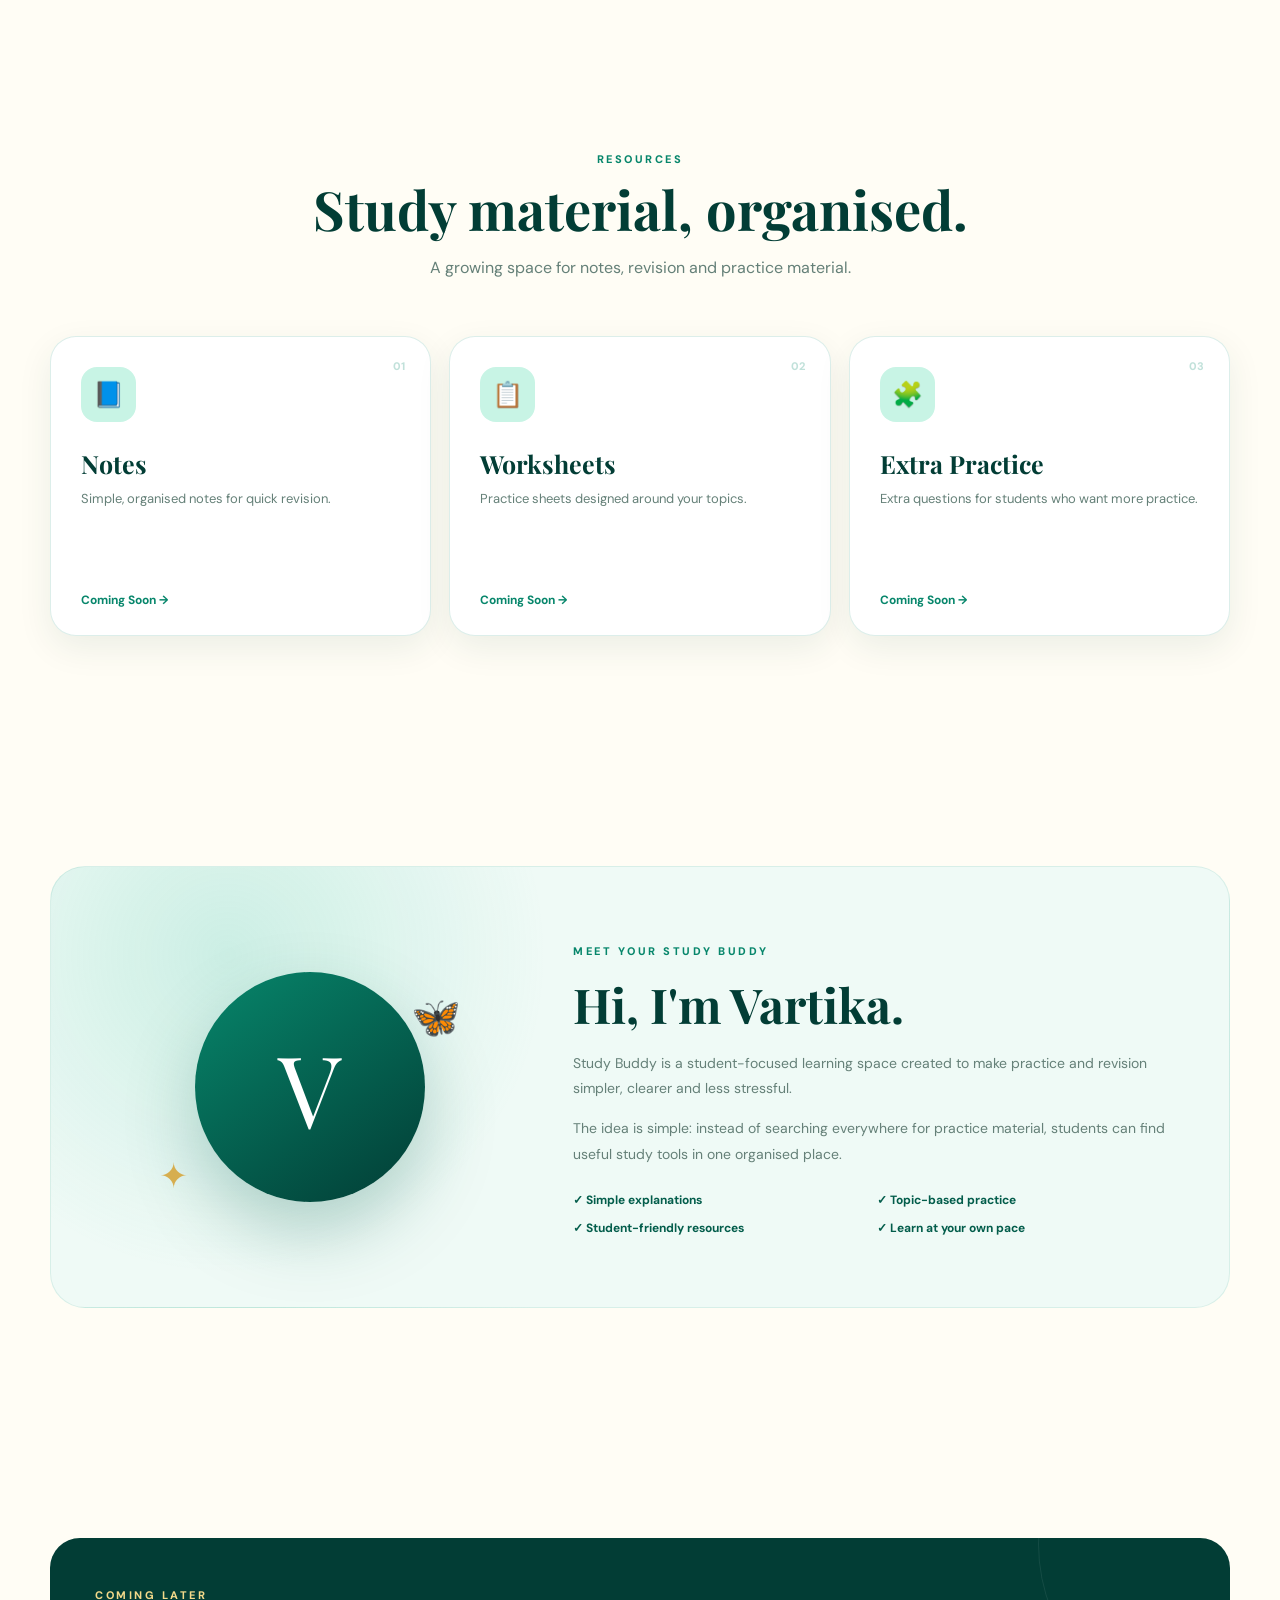
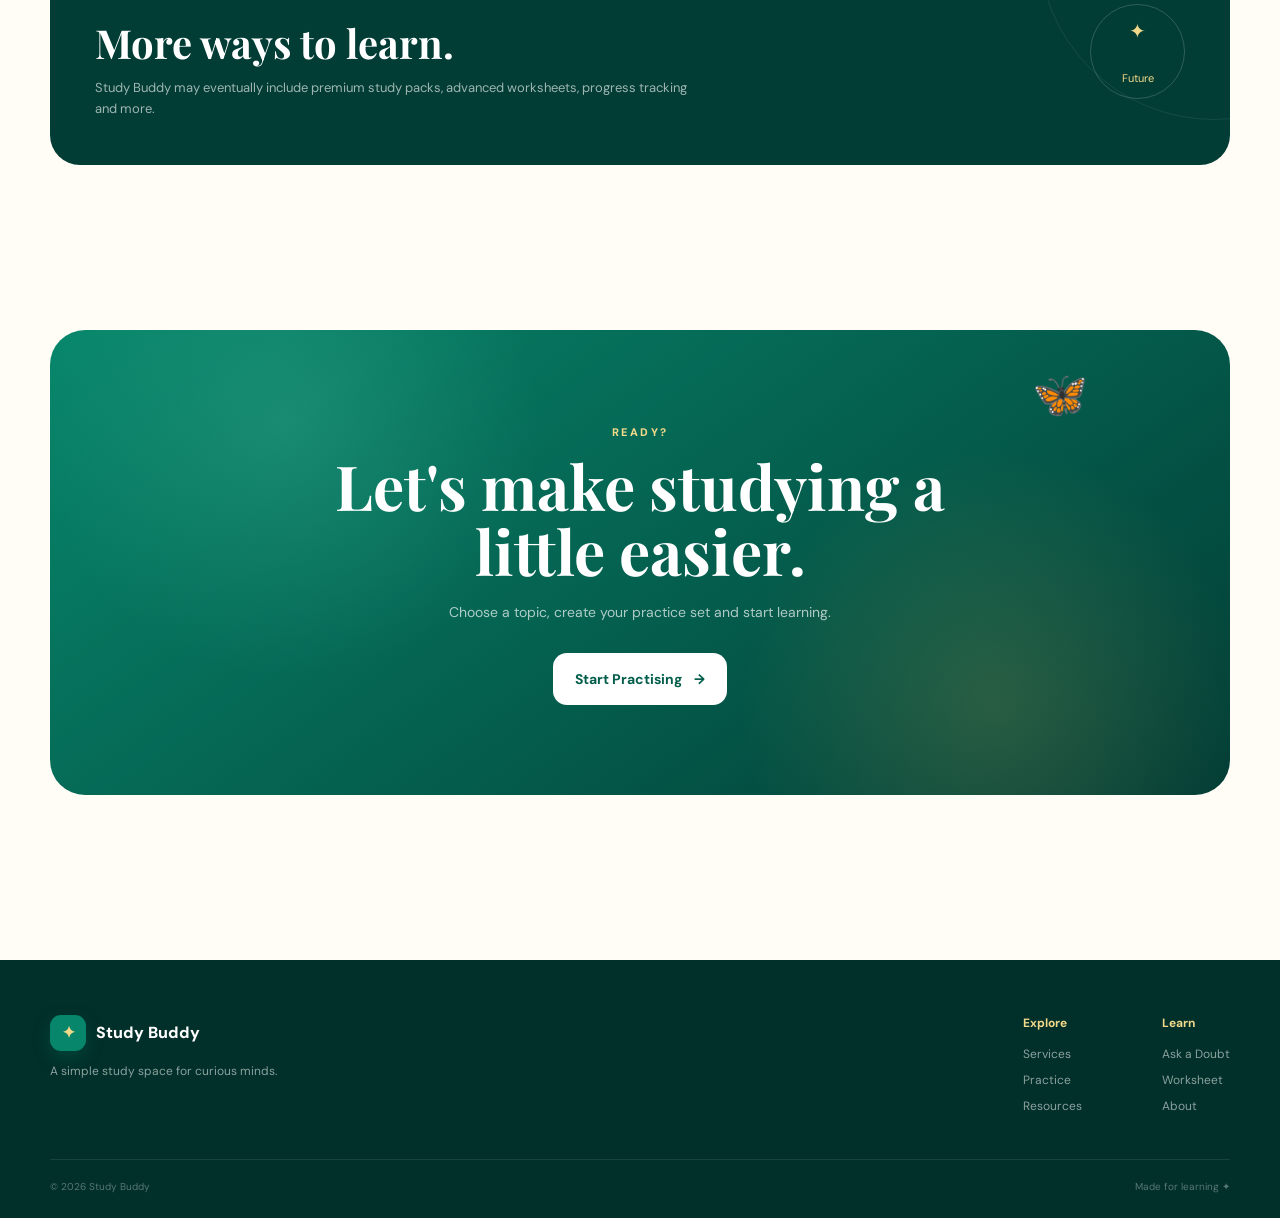
<file: Study_Buddy_updated_index.html>
<!DOCTYPE html>
<html lang="en">
<head>
  <meta charset="UTF-8">
  <meta name="viewport" content="width=device-width, initial-scale=1.0">
  <title>Study Buddy | Learn Smarter with Vartika</title>

  <link rel="preconnect" href="https://fonts.googleapis.com">
  <link rel="preconnect" href="https://fonts.gstatic.com" crossorigin>
  <link href="https://fonts.googleapis.com/css2?family=DM+Sans:wght@400;500;600;700;800&family=Playfair+Display:wght@500;600;700&display=swap" rel="stylesheet">

  <link rel="stylesheet" href="style.css">
</head>

<body>

  <!-- PRELOADER -->
  <div id="preloader">
    <div class="loader-logo">Study Buddy</div>
    <div class="loader-line"><span></span></div>
    <p>Preparing your study space...</p>
  </div>

  <!-- BACKGROUND -->
  <div class="background">
    <div class="glow glow-one"></div>
    <div class="glow glow-two"></div>

    <div class="floating-book object" data-speed="1.2">📚</div>
    <div class="floating-pencil object" data-speed="1.7">✏️</div>
    <div class="floating-paper object" data-speed="1">📄</div>

    <div class="butterfly butterfly-one object" data-speed="2">🦋</div>
    <div class="butterfly butterfly-two object" data-speed="1.4">🦋</div>
    <div class="butterfly butterfly-three object" data-speed="2.5">🦋</div>

    <div class="leaf leaf-one object" data-speed="1.8">🍃</div>
    <div class="leaf leaf-two object" data-speed="1.2">🌿</div>

    <div class="star star-one">✦</div>
    <div class="star star-two">✦</div>
    <div class="star star-three">✦</div>

    <div id="particles"></div>
  </div>

  <!-- NAVBAR -->
  <header class="navbar">
    <a href="#home" class="logo">
      <span class="logo-icon">✦</span>
      <span>Study Buddy</span>
    </a>

    <nav id="navMenu">
      <a href="#home">Home</a>
      <a href="#services">Services</a>
      <a href="#practice">Practice</a>
      <a href="#resources">Resources</a>
      <a href="#about">About</a>
    </nav>

    <a href="#practice" class="nav-button">Start Learning</a>

    <button class="menu-button" id="menuButton">☰</button>
  </header>

  <!-- HERO -->
  <main>

    <section class="hero section" id="home">

      <div class="hero-content reveal">

        <div class="eyebrow">
          <span>✦</span>
          A smarter way to study
        </div>

        <h1>
          Study smarter.
          <span>Understand better.</span>
        </h1>

        <p class="hero-text">
          Welcome to Study Buddy, your friendly study space for
          practice questions, doubts, worksheets, notes and revision.
        </p>

        <div class="typing-box">
          <span>Today we are learning </span>
          <strong id="typingText"></strong>
          <span class="cursor">|</span>
        </div>

        <div class="hero-buttons">
          <a href="#practice" class="btn btn-primary">
            Start Practising <span>→</span>
          </a>

          <a href="#services" class="btn btn-secondary">
            Explore Study Tools
          </a>
        </div>

        <div class="hero-stats">
          <div>
            <strong>1–8</strong>
            <span>Classes</span>
          </div>

          <div>
            <strong>6+</strong>
            <span>Study Tools</span>
          </div>

          <div>
            <strong>∞</strong>
            <span>Practice</span>
          </div>
        </div>

      </div>

      <!-- HERO STUDY CARD -->
      <div class="hero-visual reveal">

        <div class="study-card">

          <div class="card-top">
            <div>
              <small>Today's Study Plan</small>
              <h3>Let's learn something new!</h3>
            </div>

            <div class="mini-icon">✦</div>
          </div>

          <div class="progress-area">
            <div class="progress-label">
              <span>Today's progress</span>
              <strong>68%</strong>
            </div>

            <div class="progress-bar">
              <span style="width:68%"></span>
            </div>
          </div>

          <div class="study-task completed">
            <div class="task-check">✓</div>
            <div>
              <strong>Revise yesterday's notes</strong>
              <span>Completed</span>
            </div>
          </div>

          <div class="study-task">
            <div class="task-number">02</div>
            <div>
              <strong>Practice 10 questions</strong>
              <span>Mathematics</span>
            </div>
            <span class="task-arrow">→</span>
          </div>

          <div class="study-task">
            <div class="task-number">03</div>
            <div>
              <strong>Quick revision</strong>
              <span>Science</span>
            </div>
            <span class="task-arrow">→</span>
          </div>

          <div class="card-footer">
            <span>Keep going!</span>
            <span>🌿</span>
          </div>

        </div>

        <div class="floating-note">
          <span>✨</span>
          Small steps,
          <strong>big results.</strong>
        </div>

      </div>

    </section>


    <!-- HOW IT WORKS -->
    <section class="section how-section" id="how">

      <div class="section-heading reveal">
        <span class="section-label">HOW IT WORKS</span>
        <h2>Study without the confusion.</h2>
        <p>Pick what you need and let Study Buddy organise the rest.</p>
      </div>

      <div class="steps-grid">

        <div class="step-card reveal">
          <div class="step-number">01</div>
          <div class="step-icon">🎯</div>
          <h3>Choose</h3>
          <p>Select your class, subject and chapter.</p>
        </div>

        <div class="step-card reveal">
          <div class="step-number">02</div>
          <div class="step-icon">🧠</div>
          <h3>Practice</h3>
          <p>Get questions made for your selected topic.</p>
        </div>

        <div class="step-card reveal">
          <div class="step-number">03</div>
          <div class="step-icon">✓</div>
          <h3>Check</h3>
          <p>Submit answers and instantly check your progress.</p>
        </div>

        <div class="step-card reveal">
          <div class="step-number">04</div>
          <div class="step-icon">🏆</div>
          <h3>Improve</h3>
          <p>Review mistakes and practise again.</p>
        </div>

      </div>

    </section>


    <!-- SERVICES -->
    <section class="section" id="services">

      <div class="section-heading reveal">
        <span class="section-label">STUDY TOOLS</span>
        <h2>Everything you need in one place.</h2>
        <p>No more opening twelve tabs just to find one worksheet.</p>
      </div>

      <div class="services-grid">

        <article class="service-card service-main reveal">
          <div class="service-icon">💬</div>
          <span class="service-tag">HELP</span>
          <h3>Ask Your Doubt</h3>
          <p>
            Stuck on a question? Type it or upload a photo and
            keep your question ready for your tutor.
          </p>
          <a href="#doubt">Ask a Doubt →</a>
        </article>

        <article class="service-card reveal">
          <div class="service-icon">📖</div>
          <span class="service-tag">PRACTICE</span>
          <h3>Questions From My Book</h3>
          <p>Create a practice set from your class, subject and chapter.</p>
          <a href="#practice">Create Questions →</a>
        </article>

        <article class="service-card reveal">
          <div class="service-icon">📝</div>
          <span class="service-tag">CUSTOM</span>
          <h3>Custom Worksheet</h3>
          <p>Request a worksheet according to your exact study needs.</p>
          <a href="#worksheet">Request Worksheet →</a>
        </article>

        <article class="service-card reveal">
          <div class="service-icon">🔄</div>
          <span class="service-tag">REVISION</span>
          <h3>Revision Practice</h3>
          <p>Quick mixed practice for topics you have already studied.</p>
          <a href="#practice">Revise Now →</a>
        </article>

        <article class="service-card reveal">
          <div class="service-icon">📚</div>
          <span class="service-tag">RESOURCES</span>
          <h3>Notes & Study Material</h3>
          <p>Organised notes and useful study material in one place.</p>
          <a href="#resources">Explore Resources →</a>
        </article>

        <article class="service-card reveal">
          <div class="service-icon">🔥</div>
          <span class="service-tag">EXTRA</span>
          <h3>Extra Practice</h3>
          <p>More questions when the textbook practice isn't enough.</p>
          <a href="#practice">Practise More →</a>
        </article>

      </div>

    </section>


    <!-- CLASS SECTION -->
    <section class="section classes-section">

      <div class="section-heading reveal">
        <span class="section-label">CHOOSE YOUR CLASS</span>
        <h2>Made for Classes 1–8.</h2>
        <p>Choose your level and start learning.</p>
      </div>

      <div class="classes-grid">

        <button class="class-card reveal" data-class="1">
          <span>01</span>
          <strong>Class 1</strong>
          <small>Foundation</small>
        </button>

        <button class="class-card reveal" data-class="2">
          <span>02</span>
          <strong>Class 2</strong>
          <small>Foundation</small>
        </button>

        <button class="class-card reveal" data-class="3">
          <span>03</span>
          <strong>Class 3</strong>
          <small>Primary</small>
        </button>

        <button class="class-card reveal" data-class="4">
          <span>04</span>
          <strong>Class 4</strong>
          <small>Primary</small>
        </button>

        <button class="class-card reveal" data-class="5">
          <span>05</span>
          <strong>Class 5</strong>
          <small>Primary</small>
        </button>

        <button class="class-card reveal" data-class="6">
          <span>06</span>
          <strong>Class 6</strong>
          <small>Middle School</small>
        </button>

        <button class="class-card reveal" data-class="7">
          <span>07</span>
          <strong>Class 7</strong>
          <small>Middle School</small>
        </button>

        <button class="class-card reveal" data-class="8">
          <span>08</span>
          <strong>Class 8</strong>
          <small>Middle School</small>
        </button>

      </div>

    </section>


    <!-- PRACTICE GENERATOR -->
    <section class="section practice-section" id="practice">

      <div class="section-heading reveal">
        <span class="section-label">PRACTICE GENERATOR</span>
        <h2>Build your own practice set.</h2>
        <p>Select your requirements and generate a practice session.</p>
      </div>

      <div class="practice-layout">

        <div class="practice-form-card reveal">

          <div class="form-header">
            <div class="form-icon">🧠</div>
            <div>
              <h3>Create Practice Set</h3>
              <p>Choose what you want to practise.</p>
            </div>
          </div>

          <form id="practiceForm">

            <div class="form-row">

              <div class="field">
                <label for="practiceClass">Class</label>

                <select id="practiceClass" required>
                  <option value="">Select class</option>
                  <option value="1">Class 1</option>
                  <option value="2">Class 2</option>
                  <option value="3">Class 3</option>
                  <option value="4">Class 4</option>
                  <option value="5">Class 5</option>
                  <option value="6">Class 6</option>
                  <option value="7">Class 7</option>
                  <option value="8">Class 8</option>
                </select>
              </div>

              <div class="field">
                <label for="practiceSubject">Subject</label>

                <select id="practiceSubject" required>
                  <option value="">Select subject</option>
                  <option value="Mathematics">Mathematics</option>
                  <option value="Science">Science</option>
                  <option value="English">English</option>
                  <option value="Social Science">Social Science</option>
                  <option value="Hindi">Hindi</option>
                </select>
              </div>

            </div>

            <div class="form-row">

              <div class="field">
                <label for="practiceBook">Book</label>

                <select id="practiceBook" required>
                  <option value="">Select book</option>
                  <option value="NCERT">NCERT</option>
                  <option value="School Book">School Book</option>
                  <option value="Other">Other</option>
                </select>
              </div>

              <div class="field">
                <label for="practiceChapter">Chapter / Topic</label>

                <input
                  type="text"
                  id="practiceChapter"
                  placeholder="e.g. Fractions"
                  required
                >
              </div>

            </div>

            <div class="form-row">

              <div class="field">
                <label for="difficulty">Difficulty</label>

                <select id="difficulty" required>
                  <option value="Easy">Easy</option>
                  <option value="Medium" selected>Medium</option>
                  <option value="Hard">Hard</option>
                  <option value="Mixed">Mixed</option>
                </select>
              </div>

              <div class="field">
                <label for="questionCount">Questions</label>

                <select id="questionCount" required>
                  <option value="5">5 Questions</option>
                  <option value="10" selected>10 Questions</option>
                  <option value="15">15 Questions</option>
                  <option value="20">20 Questions</option>
                </select>
              </div>

            </div>

            <button class="btn btn-primary full-button" type="submit">
              Generate Practice Set <span>→</span>
            </button>

          </form>

        </div>


        <div class="practice-preview reveal">

          <div class="preview-top">
            <span class="preview-label">SMART PRACTICE</span>
            <div class="preview-dots">
              <i></i><i></i><i></i>
            </div>
          </div>

          <div class="preview-content">
            <span class="preview-icon">✦</span>

            <h3>Make practice fit you.</h3>

            <p>
              Choose the topic, difficulty and number of questions.
              Your practice session will appear right here.
            </p>

            <div class="preview-features">
              <span>✓ Instant checking</span>
              <span>✓ Score tracking</span>
              <span>✓ Try again</span>
              <span>✓ Mixed practice</span>
            </div>
          </div>

        </div>

      </div>

    </section>


    <!-- QUESTION AREA -->
    <section class="section question-section" id="questionArea">

      <div class="question-shell">

        <div class="question-header">

          <div>
            <span class="section-label">YOUR PRACTICE SESSION</span>
            <h2 id="quizTitle">Practice Questions</h2>
            <p id="quizSubtitle">Your generated questions will appear here.</p>
          </div>

          <div class="quiz-score">
            <span>Score</span>
            <strong id="scoreDisplay">0 / 0</strong>
          </div>

        </div>

        <div class="quiz-progress">
          <span id="quizProgressBar"></span>
        </div>

        <div id="questionsContainer"></div>

        <div class="quiz-actions">

          <button class="btn btn-secondary" id="checkAnswers">
            Check Answers
          </button>

          <button class="btn btn-primary" id="tryAgain">
            Try Again
          </button>

        </div>

        <div id="quizResult" class="quiz-result"></div>

      </div>

    </section>


    <!-- DOUBT -->
    <section class="section form-section" id="doubt">

      <div class="section-heading reveal">
        <span class="section-label">ASK YOUR DOUBT</span>
        <h2>Stuck on something?</h2>
        <p>Write your question clearly or attach a photo of it.</p>
      </div>

      <div class="large-form-card reveal">

        <form id="doubtForm" action="https://formspree.io/f/meaopbqv" method="POST" enctype="multipart/form-data">

          <input type="hidden" name="form_type" value="Ask Your Doubt">

          <div class="form-row">

            <div class="field">
              <label for="doubtClass">Class</label>

              <select id="doubtClass" name="class" required>
                <option value="">Select class</option>
                <option>Class 1</option>
                <option>Class 2</option>
                <option>Class 3</option>
                <option>Class 4</option>
                <option>Class 5</option>
                <option>Class 6</option>
                <option>Class 7</option>
                <option>Class 8</option>
              </select>
            </div>

            <div class="field">
              <label for="doubtSubject">Subject</label>

              <select id="doubtSubject" name="subject" required>
                <option value="">Select subject</option>
                <option>Mathematics</option>
                <option>Science</option>
                <option>English</option>
                <option>Social Science</option>
                <option>Hindi</option>
              </select>
            </div>

          </div>

          <div class="field">
            <label for="studentEmail">Email for Answer</label>
            <input
              type="email"
              id="studentEmail"
              name="_replyto"
              placeholder="Enter your email"
              required
            >
          </div>

          <div class="field">
            <label for="doubtText">Your question</label>

            <textarea
              id="doubtText"
              name="question"
              rows="6"
              placeholder="Type your doubt here..."
              required
            ></textarea>
          </div>

          <div class="field">
            <label for="doubtEmail">Email for Answer</label>
            <input
              type="email"
              id="doubtEmail"
              name="_replyto"
              placeholder="Enter your email"
              required
            >
          </div>

          <div class="upload-box">

            <input type="file" id="doubtImage" name="doubt_image" accept="image/*">

            <label for="doubtImage">
              <span class="upload-icon">📷</span>
              <strong>Upload a photo</strong>
              <small>JPG, PNG or WEBP</small>
            </label>

            <p id="fileName">No file selected</p>

          </div>

          <button class="btn btn-primary" type="submit" id="doubtSubmitBtn">
            Submit Doubt <span>→</span>
          </button>
          <p class="form-status" id="doubtStatus" aria-live="polite"></p>

        </form>

      </div>

    </section>


    <!-- WORKSHEET -->
    <section class="section form-section" id="worksheet">

      <div class="section-heading reveal">
        <span class="section-label">CUSTOM WORKSHEET</span>
        <h2>Need something specific?</h2>
        <p>Tell us what you want to practise.</p>
      </div>

      <div class="large-form-card reveal">

        <form id="worksheetForm" action="https://formspree.io/f/meaopbqv" method="POST">

          <input type="hidden" name="form_type" value="Custom Worksheet Request">

          <div class="form-row">

            <div class="field">
              <label for="worksheetClass">Class</label>

              <select id="worksheetClass" name="class" required>
                <option value="">Select class</option>
                <option>Class 1</option>
                <option>Class 2</option>
                <option>Class 3</option>
                <option>Class 4</option>
                <option>Class 5</option>
                <option>Class 6</option>
                <option>Class 7</option>
                <option>Class 8</option>
              </select>
            </div>

            <div class="field">
              <label for="worksheetSubject">Subject</label>

              <select id="worksheetSubject" name="subject" required>
                <option value="">Select subject</option>
                <option>Mathematics</option>
                <option>Science</option>
                <option>English</option>
                <option>Social Science</option>
                <option>Hindi</option>
              </select>
            </div>

          </div>

          <div class="form-row">

            <div class="field">
              <label for="worksheetTopic">Topic</label>

              <input
                type="text"
                id="worksheetTopic"
                name="topic"
                placeholder="e.g. Algebra"
                required
              >
            </div>

            <div class="field">
              <label for="worksheetQuestions">Number of questions</label>

              <select id="worksheetQuestions" name="number_of_questions">
                <option>5</option>
                <option selected>10</option>
                <option>15</option>
                <option>20</option>
              </select>
            </div>

          </div>

          <div class="field">
            <label for="worksheetMessage">Anything else?</label>

            <textarea
              id="worksheetMessage"
              name="message"
              rows="5"
              placeholder="Tell us what kind of questions you want..."
            ></textarea>
          </div>

          <button class="btn btn-primary" type="submit" id="worksheetSubmitBtn">
            Request Worksheet <span>→</span>
          </button>
          <p class="form-status" id="worksheetStatus" aria-live="polite"></p>

        </form>

      </div>

    </section>


    <!-- RESOURCES -->
    <section class="section resources-section" id="resources">

      <div class="section-heading reveal">
        <span class="section-label">RESOURCES</span>
        <h2>Study material, organised.</h2>
        <p>A growing space for notes, revision and practice material.</p>
      </div>

      <div class="resources-grid">

        <div class="resource-card reveal">
          <div class="resource-number">01</div>
          <div class="resource-icon">📘</div>
          <h3>Notes</h3>
          <p>Simple, organised notes for quick revision.</p>
          <button class="resource-button" data-resource="Notes">
            Coming Soon →
          </button>
        </div>

        <div class="resource-card reveal">
          <div class="resource-number">02</div>
          <div class="resource-icon">📋</div>
          <h3>Worksheets</h3>
          <p>Practice sheets designed around your topics.</p>
          <button class="resource-button" data-resource="Worksheets">
            Coming Soon →
          </button>
        </div>

        <div class="resource-card reveal">
          <div class="resource-number">03</div>
          <div class="resource-icon">🧩</div>
          <h3>Extra Practice</h3>
          <p>Extra questions for students who want more practice.</p>
          <button class="resource-button" data-resource="Extra Practice">
            Coming Soon →
          </button>
        </div>

      </div>

    </section>


    <!-- ABOUT -->
    <section class="section about-section" id="about">

      <div class="about-card reveal">

        <div class="about-visual">
          <div class="about-circle">
            <span>V</span>
          </div>

          <div class="about-butterfly">🦋</div>
          <div class="about-star">✦</div>
        </div>

        <div class="about-content">

          <span class="section-label">MEET YOUR STUDY BUDDY</span>

          <h2>Hi, I'm Vartika.</h2>

          <p>
            Study Buddy is a student-focused learning space created
            to make practice and revision simpler, clearer and less
            stressful.
          </p>

          <p>
            The idea is simple: instead of searching everywhere for
            practice material, students can find useful study tools
            in one organised place.
          </p>

          <div class="about-points">
            <span>✓ Simple explanations</span>
            <span>✓ Topic-based practice</span>
            <span>✓ Student-friendly resources</span>
            <span>✓ Learn at your own pace</span>
          </div>

        </div>

      </div>

    </section>


    <!-- FUTURE PREMIUM -->
    <section class="section future-section">

      <div class="future-card reveal">

        <div>
          <span class="section-label">COMING LATER</span>
          <h2>More ways to learn.</h2>

          <p>
            Study Buddy may eventually include premium study packs,
            advanced worksheets, progress tracking and more.
          </p>
        </div>

        <div class="future-badge">
          <span>✦</span>
          Future
        </div>

      </div>

    </section>


    <!-- CTA -->
    <section class="section final-cta">

      <div class="cta-card reveal">

        <div class="cta-decoration">🦋</div>

        <span class="section-label">READY?</span>

        <h2>Let's make studying a little easier.</h2>

        <p>
          Choose a topic, create your practice set and start learning.
        </p>

        <a href="#practice" class="btn btn-light">
          Start Practising <span>→</span>
        </a>

      </div>

    </section>

  </main>


  <!-- FOOTER -->
  <footer class="footer">

    <div class="footer-main">

      <div class="footer-brand">

        <a href="#home" class="logo">
          <span class="logo-icon">✦</span>
          <span>Study Buddy</span>
        </a>

        <p>
          A simple study space for curious minds.
        </p>

      </div>

      <div class="footer-links">

        <div>
          <strong>Explore</strong>
          <a href="#services">Services</a>
          <a href="#practice">Practice</a>
          <a href="#resources">Resources</a>
        </div>

        <div>
          <strong>Learn</strong>
          <a href="#doubt">Ask a Doubt</a>
          <a href="#worksheet">Worksheet</a>
          <a href="#about">About</a>
        </div>

      </div>

    </div>

    <div class="footer-bottom">
      <span>© <span id="year"></span> Study Buddy</span>
      <span>Made for learning ✦</span>
    </div>

  </footer>


  <!-- ASK VARTIKA BUTTON -->
  <a href="#doubt" class="floating-help">
    <span>💬</span>
    <strong>Ask Vartika</strong>
  </a>


  <!-- TOAST -->
  <div id="toast" class="toast">
    <span id="toastIcon">✓</span>
    <p id="toastMessage">Done!</p>
  </div>


  <script src="script.js"></script>

</body>
</html>
</file>
<file: style.css>
:root {
  --rama: #07866b;
  --rama-dark: #035d4b;
  --rama-deep: #023d35;
  --rama-light: #4fc6a5;
  --mint: #c8f4e5;

  --cream: #fffdf5;
  --gold: #d6ae4f;
  --gold-light: #f2d98a;

  --white: #ffffff;
  --text: #12352e;
  --muted: #658078;

  --glass: rgba(255,255,255,0.72);
  --border: rgba(7,134,107,0.14);

  --shadow: 0 25px 70px rgba(2,61,53,0.12);
  --soft-shadow: 0 12px 35px rgba(2,61,53,0.08);

  --radius: 26px;
  --radius-small: 16px;
}

* {
  margin: 0;
  padding: 0;
  box-sizing: border-box;
}

html {
  scroll-behavior: smooth;
}

body {
  font-family: "DM Sans", sans-serif;
  background:
    radial-gradient(circle at 10% 10%, rgba(79,198,165,0.13), transparent 28%),
    radial-gradient(circle at 90% 20%, rgba(214,174,79,0.10), transparent 24%),
    var(--cream);
  color: var(--text);
  overflow-x: hidden;
}

button,
input,
select,
textarea {
  font: inherit;
}

button,
a {
  -webkit-tap-highlight-color: transparent;
}

a {
  color: inherit;
  text-decoration: none;
}

button {
  border: 0;
  cursor: pointer;
}

::selection {
  background: var(--rama);
  color: white;
}


/* PRELOADER */

#preloader {
  position: fixed;
  inset: 0;
  z-index: 9999;
  background: var(--rama-deep);
  display: flex;
  align-items: center;
  justify-content: center;
  flex-direction: column;
  color: white;
  transition: opacity .6s ease, visibility .6s ease;
}

#preloader.hide {
  opacity: 0;
  visibility: hidden;
}

.loader-logo {
  font-family: "Playfair Display", serif;
  font-size: 42px;
  margin-bottom: 22px;
}

.loader-line {
  width: 180px;
  height: 4px;
  background: rgba(255,255,255,.15);
  border-radius: 10px;
  overflow: hidden;
}

.loader-line span {
  display: block;
  width: 0;
  height: 100%;
  background: var(--gold-light);
  animation: loading 1.5s ease forwards;
}

#preloader p {
  margin-top: 15px;
  font-size: 13px;
  color: rgba(255,255,255,.65);
}

@keyframes loading {
  to {
    width: 100%;
  }
}


/* BACKGROUND */

.background {
  position: fixed;
  inset: 0;
  z-index: -2;
  pointer-events: none;
  overflow: hidden;
}

.glow {
  position: absolute;
  width: 500px;
  height: 500px;
  border-radius: 50%;
  filter: blur(100px);
  opacity: .18;
}

.glow-one {
  background: var(--rama-light);
  top: -180px;
  left: -180px;
}

.glow-two {
  background: var(--gold-light);
  right: -180px;
  top: 35%;
}

.object {
  position: absolute;
  user-select: none;
  transition: transform .15s linear;
}

.floating-book {
  top: 19%;
  left: 4%;
  font-size: 40px;
  opacity: .12;
  transform: rotate(-15deg);
}

.floating-pencil {
  top: 68%;
  right: 5%;
  font-size: 38px;
  opacity: .14;
  transform: rotate(30deg);
}

.floating-paper {
  bottom: 9%;
  left: 8%;
  font-size: 32px;
  opacity: .10;
  transform: rotate(12deg);
}

.butterfly {
  font-size: 34px;
  filter: drop-shadow(0 8px 12px rgba(3,93,75,.15));
}

.butterfly-one {
  top: 18%;
  right: 7%;
  animation: butterflyFloat 6s ease-in-out infinite;
}

.butterfly-two {
  top: 50%;
  left: 3%;
  font-size: 25px;
  animation: butterflyFloat 7s ease-in-out infinite reverse;
}

.butterfly-three {
  bottom: 18%;
  right: 11%;
  font-size: 22px;
  animation: butterflyFloat 8s ease-in-out infinite;
}

@keyframes butterflyFloat {
  0%,100% {
    transform: translate(0,0) rotate(-8deg);
  }
  50% {
    transform: translate(15px,-25px) rotate(10deg);
  }
}

.leaf {
  opacity: .14;
  font-size: 45px;
}

.leaf-one {
  top: 42%;
  right: 2%;
  transform: rotate(30deg);
}

.leaf-two {
  bottom: 30%;
  left: 2%;
  transform: rotate(-25deg);
}

.star {
  position: absolute;
  color: var(--gold);
  opacity: .4;
  animation: twinkle 3s infinite;
}

.star-one {
  top: 12%;
  left: 25%;
}

.star-two {
  top: 72%;
  left: 18%;
  animation-delay: 1s;
}

.star-three {
  top: 32%;
  right: 27%;
  animation-delay: 1.8s;
}

@keyframes twinkle {
  0%,100% {
    opacity: .15;
    transform: scale(.8);
  }
  50% {
    opacity: .8;
    transform: scale(1.25);
  }
}

#particles {
  position: absolute;
  inset: 0;
}

.particle {
  position: absolute;
  width: 4px;
  height: 4px;
  background: var(--rama-light);
  border-radius: 50%;
  opacity: .18;
  animation: particleMove linear infinite;
}

@keyframes particleMove {
  from {
    transform: translateY(110vh);
  }
  to {
    transform: translateY(-20vh);
  }
}


/* NAVBAR */

.navbar {
  position: fixed;
  z-index: 1000;
  top: 16px;
  left: 50%;
  transform: translateX(-50%);
  width: min(1180px, calc(100% - 30px));
  height: 70px;
  padding: 0 18px 0 24px;

  display: flex;
  align-items: center;
  justify-content: space-between;

  background: rgba(255,255,255,.76);
  border: 1px solid rgba(255,255,255,.8);
  backdrop-filter: blur(20px);

  border-radius: 22px;
  box-shadow: 0 15px 45px rgba(2,61,53,.10);
}

.logo {
  display: flex;
  align-items: center;
  gap: 10px;
  font-weight: 800;
  color: var(--rama-deep);
}

.logo-icon {
  width: 36px;
  height: 36px;
  display: grid;
  place-items: center;
  border-radius: 11px;
  background: var(--rama);
  color: var(--gold-light);
  box-shadow: 0 7px 18px rgba(7,134,107,.25);
}

.navbar nav {
  display: flex;
  gap: 30px;
}

.navbar nav a {
  font-size: 14px;
  font-weight: 600;
  color: var(--muted);
  transition: .25s;
  position: relative;
}

.navbar nav a:hover,
.navbar nav a.active {
  color: var(--rama);
}

.navbar nav a.active::after {
  content: "";
  position: absolute;
  width: 5px;
  height: 5px;
  border-radius: 50%;
  background: var(--gold);
  bottom: -9px;
  left: 50%;
}

.nav-button {
  padding: 12px 18px;
  border-radius: 13px;
  background: var(--rama);
  color: white;
  font-size: 13px;
  font-weight: 700;
  transition: .25s;
}

.nav-button:hover {
  background: var(--rama-dark);
  transform: translateY(-2px);
}

.menu-button {
  display: none;
  background: transparent;
  color: var(--rama-deep);
  font-size: 25px;
}


/* COMMON */

.section {
  width: min(1180px, calc(100% - 36px));
  margin: auto;
  padding: 115px 0;
}

.section-heading {
  max-width: 690px;
  margin: 0 auto 55px;
  text-align: center;
}

.section-label {
  display: inline-block;
  color: var(--rama);
  font-size: 11px;
  font-weight: 800;
  letter-spacing: 2.5px;
  margin-bottom: 14px;
}

.section-heading h2 {
  font-family: "Playfair Display", serif;
  font-size: clamp(34px, 5vw, 54px);
  line-height: 1.08;
  color: var(--rama-deep);
}

.section-heading p {
  margin-top: 16px;
  color: var(--muted);
  line-height: 1.7;
}

.reveal {
  opacity: 0;
  transform: translateY(35px);
  transition: opacity .8s ease, transform .8s ease;
}

.reveal.visible {
  opacity: 1;
  transform: translateY(0);
}


/* BUTTONS */

.btn {
  display: inline-flex;
  align-items: center;
  justify-content: center;
  gap: 12px;
  min-height: 52px;
  padding: 0 22px;
  border-radius: 14px;
  font-weight: 700;
  font-size: 14px;
  transition: .25s;
  position: relative;
  overflow: hidden;
}

.btn-primary {
  color: white;
  background: linear-gradient(135deg, var(--rama), var(--rama-dark));
  box-shadow: 0 13px 28px rgba(7,134,107,.20);
}

.btn-primary:hover {
  transform: translateY(-3px);
  box-shadow: 0 17px 35px rgba(7,134,107,.28);
}

.btn-secondary {
  background: rgba(255,255,255,.75);
  border: 1px solid var(--border);
  color: var(--rama-dark);
}

.btn-secondary:hover {
  transform: translateY(-3px);
  border-color: var(--rama-light);
}

.btn-light {
  background: white;
  color: var(--rama-dark);
}

.full-button {
  width: 100%;
  margin-top: 8px;
}


/* HERO */

.hero {
  min-height: 100vh;
  padding-top: 160px;
  display: grid;
  grid-template-columns: 1.05fr .95fr;
  gap: 70px;
  align-items: center;
}

.eyebrow {
  display: inline-flex;
  align-items: center;
  gap: 9px;
  padding: 8px 13px;
  border: 1px solid rgba(7,134,107,.15);
  background: rgba(255,255,255,.65);
  border-radius: 50px;
  color: var(--rama);
  font-size: 12px;
  font-weight: 700;
  margin-bottom: 22px;
}

.hero h1 {
  font-family: "Playfair Display", serif;
  font-size: clamp(54px, 7vw, 88px);
  line-height: .98;
  letter-spacing: -3px;
  color: var(--rama-deep);
}

.hero h1 span {
  display: block;
  color: var(--rama);
  font-style: italic;
}

.hero-text {
  max-width: 610px;
  margin-top: 28px;
  color: var(--muted);
  font-size: 17px;
  line-height: 1.8;
}

.typing-box {
  margin-top: 25px;
  color: var(--muted);
  font-size: 14px;
}

.typing-box strong {
  color: var(--rama-dark);
}

.cursor {
  color: var(--gold);
  animation: blink .8s infinite;
}

@keyframes blink {
  50% {
    opacity: 0;
  }
}

.hero-buttons {
  display: flex;
  gap: 12px;
  margin-top: 30px;
  flex-wrap: wrap;
}

.hero-stats {
  display: flex;
  gap: 40px;
  margin-top: 45px;
}

.hero-stats div {
  display: flex;
  flex-direction: column;
}

.hero-stats strong {
  font-family: "Playfair Display", serif;
  font-size: 25px;
  color: var(--rama-deep);
}

.hero-stats span {
  margin-top: 3px;
  color: var(--muted);
  font-size: 12px;
}


/* HERO VISUAL */

.hero-visual {
  position: relative;
  min-height: 500px;
  display: grid;
  place-items: center;
}

.study-card {
  width: min(420px, 100%);
  padding: 28px;
  border-radius: 30px;
  background: rgba(255,255,255,.86);
  border: 1px solid rgba(255,255,255,.9);
  box-shadow: var(--shadow);
  backdrop-filter: blur(18px);
  transform: rotate(2deg);
  animation: cardFloat 5s ease-in-out infinite;
}

@keyframes cardFloat {
  0%,100% {
    transform: translateY(0) rotate(2deg);
  }
  50% {
    transform: translateY(-12px) rotate(-1deg);
  }
}

.card-top {
  display: flex;
  justify-content: space-between;
  gap: 20px;
}

.card-top small {
  color: var(--muted);
  font-size: 11px;
}

.card-top h3 {
  font-family: "Playfair Display", serif;
  font-size: 24px;
  margin-top: 5px;
  color: var(--rama-deep);
}

.mini-icon {
  width: 43px;
  height: 43px;
  flex: 0 0 auto;
  display: grid;
  place-items: center;
  border-radius: 14px;
  background: var(--mint);
  color: var(--rama);
}

.progress-area {
  margin: 30px 0;
}

.progress-label {
  display: flex;
  justify-content: space-between;
  color: var(--muted);
  font-size: 12px;
  margin-bottom: 8px;
}

.progress-label strong {
  color: var(--rama);
}

.progress-bar {
  height: 8px;
  border-radius: 20px;
  background: #e9f1ee;
  overflow: hidden;
}

.progress-bar span {
  height: 100%;
  display: block;
  background: linear-gradient(90deg, var(--rama), var(--rama-light));
  border-radius: inherit;
}

.study-task {
  display: flex;
  align-items: center;
  gap: 13px;
  padding: 14px 0;
  border-top: 1px solid #edf2ef;
}

.study-task > div:nth-child(2) {
  flex: 1;
}

.task-check,
.task-number {
  width: 35px;
  height: 35px;
  border-radius: 11px;
  display: grid;
  place-items: center;
  flex: 0 0 auto;
}

.task-check {
  background: var(--rama);
  color: white;
}

.task-number {
  background: var(--mint);
  color: var(--rama-dark);
  font-size: 11px;
  font-weight: 800;
}

.study-task strong {
  display: block;
  font-size: 13px;
  color: var(--rama-deep);
}

.study-task span {
  display: block;
  color: var(--muted);
  font-size: 10px;
  margin-top: 3px;
}

.task-arrow {
  font-size: 16px !important;
  color: var(--rama) !important;
}

.card-footer {
  display: flex;
  justify-content: space-between;
  padding-top: 17px;
  color: var(--muted);
  font-size: 11px;
}

.floating-note {
  position: absolute;
  right: -10px;
  bottom: 25px;
  width: 155px;
  padding: 16px;
  background: #fff8d9;
  border: 1px solid rgba(214,174,79,.25);
  box-shadow: 0 15px 35px rgba(2,61,53,.10);
  border-radius: 13px;
  transform: rotate(5deg);
  font-size: 12px;
  line-height: 1.5;
  color: #766126;
}

.floating-note span {
  margin-right: 5px;
}

.floating-note strong {
  display: block;
}


/* STEPS */

.steps-grid {
  display: grid;
  grid-template-columns: repeat(4,1fr);
  gap: 18px;
}

.step-card {
  padding: 28px;
  min-height: 240px;
  border-radius: var(--radius);
  background: rgba(255,255,255,.67);
  border: 1px solid var(--border);
  position: relative;
  transition: .3s;
}

.step-card:hover {
  transform: translateY(-8px);
  background: white;
  box-shadow: var(--soft-shadow);
}

.step-number {
  color: rgba(7,134,107,.25);
  font-size: 12px;
  font-weight: 800;
}

.step-icon {
  margin-top: 22px;
  font-size: 30px;
}

.step-card h3 {
  margin-top: 15px;
  color: var(--rama-deep);
}

.step-card p {
  margin-top: 9px;
  color: var(--muted);
  font-size: 13px;
  line-height: 1.6;
}


/* SERVICES */

.services-grid {
  display: grid;
  grid-template-columns: repeat(3,1fr);
  gap: 18px;
}

.service-card {
  min-height: 300px;
  padding: 30px;
  border-radius: var(--radius);
  background: rgba(255,255,255,.70);
  border: 1px solid var(--border);
  transition: .3s;
  position: relative;
  overflow: hidden;
}

.service-card::before {
  content: "";
  position: absolute;
  width: 140px;
  height: 140px;
  right: -70px;
  top: -70px;
  border-radius: 50%;
  background: var(--mint);
  transition: .4s;
}

.service-card:hover::before {
  transform: scale(1.5);
}

.service-card:hover {
  transform: translateY(-8px);
  background: white;
  box-shadow: var(--soft-shadow);
}

.service-icon {
  position: relative;
  z-index: 1;
  width: 54px;
  height: 54px;
  display: grid;
  place-items: center;
  background: var(--mint);
  border-radius: 17px;
  font-size: 25px;
}

.service-tag {
  display: block;
  margin-top: 22px;
  font-size: 9px;
  font-weight: 800;
  letter-spacing: 2px;
  color: var(--rama);
}

.service-card h3 {
  position: relative;
  z-index: 1;
  margin-top: 7px;
  color: var(--rama-deep);
  font-family: "Playfair Display", serif;
  font-size: 24px;
}

.service-card p {
  position: relative;
  z-index: 1;
  margin-top: 10px;
  color: var(--muted);
  line-height: 1.65;
  font-size: 13px;
}

.service-card a {
  position: absolute;
  left: 30px;
  bottom: 27px;
  color: var(--rama);
  font-weight: 700;
  font-size: 12px;
}


/* CLASSES */

.classes-grid {
  display: grid;
  grid-template-columns: repeat(4,1fr);
  gap: 16px;
}

.class-card {
  text-align: left;
  padding: 25px;
  border-radius: 22px;
  background: rgba(255,255,255,.70);
  border: 1px solid var(--border);
  transition: .3s;
  color: var(--text);
}

.class-card:hover {
  transform: translateY(-7px);
  background: var(--rama);
  color: white;
  box-shadow: 0 20px 40px rgba(7,134,107,.22);
}

.class-card span {
  display: block;
  color: var(--gold);
  font-size: 11px;
  font-weight: 800;
}

.class-card strong {
  display: block;
  margin-top: 12px;
  font-size: 18px;
}

.class-card small {
  display: block;
  margin-top: 4px;
  opacity: .65;
  font-size: 11px;
}


/* PRACTICE */

.practice-layout {
  display: grid;
  grid-template-columns: 1.15fr .85fr;
  gap: 20px;
}

.practice-form-card,
.practice-preview {
  border-radius: 30px;
  border: 1px solid var(--border);
}

.practice-form-card {
  padding: 35px;
  background: white;
  box-shadow: var(--soft-shadow);
}

.form-header {
  display: flex;
  align-items: center;
  gap: 15px;
  margin-bottom: 30px;
}

.form-icon {
  width: 52px;
  height: 52px;
  display: grid;
  place-items: center;
  background: var(--mint);
  border-radius: 15px;
  font-size: 23px;
}

.form-header h3 {
  color: var(--rama-deep);
  font-family: "Playfair Display", serif;
  font-size: 25px;
}

.form-header p {
  color: var(--muted);
  font-size: 12px;
  margin-top: 3px;
}

.form-row {
  display: grid;
  grid-template-columns: repeat(2,1fr);
  gap: 15px;
  margin-bottom: 17px;
}

.field label {
  display: block;
  margin-bottom: 8px;
  color: var(--rama-deep);
  font-size: 12px;
  font-weight: 700;
}

.field input,
.field select,
.field textarea {
  width: 100%;
  outline: none;
  border: 1px solid #e2ebe7;
  background: #fbfdfc;
  color: var(--text);
  padding: 14px 15px;
  border-radius: 13px;
  transition: .25s;
}

.field textarea {
  resize: vertical;
}

.field input:focus,
.field select:focus,
.field textarea:focus {
  border-color: var(--rama-light);
  box-shadow: 0 0 0 4px rgba(79,198,165,.10);
  background: white;
}

.practice-preview {
  min-height: 100%;
  padding: 32px;
  background:
    linear-gradient(145deg, rgba(3,93,75,.98), rgba(2,61,53,.98));
  color: white;
  overflow: hidden;
  position: relative;
}

.practice-preview::after {
  content: "";
  position: absolute;
  width: 300px;
  height: 300px;
  border-radius: 50%;
  right: -130px;
  bottom: -130px;
  border: 1px solid rgba(255,255,255,.10);
}

.preview-top {
  display: flex;
  justify-content: space-between;
}

.preview-label {
  font-size: 9px;
  letter-spacing: 2px;
  font-weight: 800;
  color: var(--gold-light);
}

.preview-dots {
  display: flex;
  gap: 5px;
}

.preview-dots i {
  width: 6px;
  height: 6px;
  background: rgba(255,255,255,.35);
  border-radius: 50%;
}

.preview-content {
  margin-top: 100px;
  position: relative;
  z-index: 1;
}

.preview-icon {
  width: 52px;
  height: 52px;
  display: grid;
  place-items: center;
  background: rgba(255,255,255,.1);
  border-radius: 16px;
  color: var(--gold-light);
  font-size: 22px;
}

.preview-content h3 {
  font-family: "Playfair Display", serif;
  font-size: 35px;
  margin-top: 20px;
}

.preview-content p {
  margin-top: 13px;
  color: rgba(255,255,255,.65);
  line-height: 1.7;
  font-size: 13px;
}

.preview-features {
  display: grid;
  grid-template-columns: 1fr 1fr;
  gap: 10px;
  margin-top: 28px;
}

.preview-features span {
  font-size: 11px;
  color: rgba(255,255,255,.8);
}


/* QUESTIONS */

.question-section {
  display: none;
}

.question-section.show {
  display: block;
  animation: sectionAppear .6s ease;
}

@keyframes sectionAppear {
  from {
    opacity: 0;
    transform: translateY(20px);
  }
  to {
    opacity: 1;
    transform: translateY(0);
  }
}

.question-shell {
  background: white;
  border-radius: 30px;
  padding: 38px;
  box-shadow: var(--shadow);
  border: 1px solid var(--border);
}

.question-header {
  display: flex;
  justify-content: space-between;
  align-items: flex-start;
  gap: 20px;
}

.question-header h2 {
  font-family: "Playfair Display", serif;
  color: var(--rama-deep);
  font-size: 34px;
  margin-top: 4px;
}

.question-header p {
  color: var(--muted);
  font-size: 13px;
  margin-top: 5px;
}

.quiz-score {
  min-width: 105px;
  padding: 15px;
  background: var(--mint);
  border-radius: 15px;
  text-align: center;
}

.quiz-score span {
  display: block;
  color: var(--rama-dark);
  font-size: 10px;
}

.quiz-score strong {
  display: block;
  margin-top: 4px;
  color: var(--rama-deep);
  font-size: 20px;
}

.quiz-progress {
  width: 100%;
  height: 7px;
  background: #e9f1ee;
  border-radius: 20px;
  margin: 25px 0 30px;
  overflow: hidden;
}

.quiz-progress span {
  display: block;
  height: 100%;
  width: 0;
  background: linear-gradient(90deg,var(--rama),var(--gold));
  transition: width .5s;
}

.question-card {
  border: 1px solid #e3ebe8;
  border-radius: 19px;
  padding: 23px;
  margin-bottom: 15px;
  transition: .25s;
}

.question-card.correct {
  border-color: #61b990;
  background: #f1fbf6;
}

.question-card.wrong {
  border-color: #db8888;
  background: #fff5f5;
}

.question-number {
  color: var(--rama);
  font-size: 10px;
  font-weight: 800;
  letter-spacing: 1.5px;
}

.question-text {
  margin-top: 8px;
  font-weight: 700;
  line-height: 1.6;
  color: var(--rama-deep);
}

.options {
  display: grid;
  gap: 9px;
  margin-top: 17px;
}

.option {
  display: flex;
  align-items: center;
  gap: 10px;
  padding: 12px 14px;
  border: 1px solid #e5ece9;
  border-radius: 12px;
  cursor: pointer;
  font-size: 13px;
  transition: .2s;
}

.option:hover {
  border-color: var(--rama-light);
  background: #f4fcf9;
}

.option input {
  accent-color: var(--rama);
}

.answer-note {
  display: none;
  margin-top: 12px;
  padding: 10px 13px;
  border-radius: 10px;
  font-size: 12px;
}

.question-card.checked .answer-note {
  display: block;
}

.question-card.correct .answer-note {
  background: #dff6e9;
  color: #26754d;
}

.question-card.wrong .answer-note {
  background: #fde4e4;
  color: #a14343;
}

.quiz-actions {
  display: flex;
  gap: 10px;
  margin-top: 25px;
}

.quiz-result {
  display: none;
  margin-top: 20px;
  padding: 20px;
  border-radius: 16px;
  background: var(--mint);
  color: var(--rama-deep);
}

.quiz-result.show {
  display: block;
  animation: sectionAppear .4s ease;
}

.quiz-result strong {
  font-size: 22px;
}


/* FORMS */

.form-section {
  padding-top: 80px;
}

.large-form-card {
  background: white;
  padding: 38px;
  border-radius: 30px;
  border: 1px solid var(--border);
  box-shadow: var(--soft-shadow);
}

.upload-box {
  margin: 10px 0 20px;
  padding: 25px;
  border: 2px dashed #cfe5dd;
  border-radius: 18px;
  text-align: center;
  background: #fbfefc;
}

.upload-box input {
  display: none;
}

.upload-box label {
  cursor: pointer;
  display: flex;
  flex-direction: column;
  align-items: center;
}

.upload-icon {
  font-size: 28px;
  margin-bottom: 7px;
}

.upload-box strong {
  color: var(--rama-dark);
  font-size: 13px;
}

.upload-box small {
  margin-top: 4px;
  color: var(--muted);
  font-size: 10px;
}

.upload-box p {
  color: var(--muted);
  font-size: 11px;
  margin-top: 10px;
}


/* RESOURCES */

.resources-grid {
  display: grid;
  grid-template-columns: repeat(3,1fr);
  gap: 18px;
}

.resource-card {
  position: relative;
  overflow: hidden;
  min-height: 300px;
  padding: 30px;
  border-radius: var(--radius);
  background: white;
  border: 1px solid var(--border);
  box-shadow: var(--soft-shadow);
  transition: .3s;
}

.resource-card:hover {
  transform: translateY(-7px);
}

.resource-number {
  position: absolute;
  right: 25px;
  top: 22px;
  font-size: 11px;
  font-weight: 800;
  color: rgba(7,134,107,.25);
}

.resource-icon {
  width: 55px;
  height: 55px;
  display: grid;
  place-items: center;
  border-radius: 16px;
  background: var(--mint);
  font-size: 25px;
}

.resource-card h3 {
  font-family: "Playfair Display", serif;
  color: var(--rama-deep);
  font-size: 25px;
  margin-top: 25px;
}

.resource-card p {
  color: var(--muted);
  font-size: 13px;
  line-height: 1.7;
  margin-top: 8px;
}

.resource-button {
  position: absolute;
  left: 30px;
  bottom: 27px;
  color: var(--rama);
  background: transparent;
  font-weight: 700;
  font-size: 12px;
}


/* ABOUT */

.about-card {
  display: grid;
  grid-template-columns: .8fr 1.2fr;
  align-items: center;
  gap: 65px;
  padding: 60px;
  border-radius: 35px;
  background:
    radial-gradient(circle at 15% 20%, rgba(79,198,165,.22), transparent 30%),
    #effaf6;
  border: 1px solid rgba(7,134,107,.10);
}

.about-visual {
  min-height: 320px;
  position: relative;
  display: grid;
  place-items: center;
}

.about-circle {
  width: 230px;
  height: 230px;
  border-radius: 50%;
  display: grid;
  place-items: center;
  background: linear-gradient(145deg,var(--rama),var(--rama-deep));
  box-shadow: 0 30px 70px rgba(3,93,75,.25);
  color: white;
  font-family: "Playfair Display", serif;
  font-size: 100px;
}

.about-butterfly {
  position: absolute;
  right: 12%;
  top: 20%;
  font-size: 40px;
  animation: butterflyFloat 5s infinite;
}

.about-star {
  position: absolute;
  left: 12%;
  bottom: 15%;
  color: var(--gold);
  font-size: 35px;
}

.about-content h2 {
  font-family: "Playfair Display", serif;
  color: var(--rama-deep);
  font-size: 48px;
}

.about-content p {
  color: var(--muted);
  line-height: 1.8;
  font-size: 14px;
  margin-top: 15px;
}

.about-points {
  display: grid;
  grid-template-columns: 1fr 1fr;
  gap: 12px;
  margin-top: 25px;
}

.about-points span {
  font-size: 12px;
  font-weight: 700;
  color: var(--rama-dark);
}


/* FUTURE */

.future-card {
  padding: 45px;
  border-radius: 30px;
  display: flex;
  align-items: center;
  justify-content: space-between;
  gap: 30px;
  background: var(--rama-deep);
  color: white;
  position: relative;
  overflow: hidden;
}

.future-card::after {
  content: "";
  position: absolute;
  width: 350px;
  height: 350px;
  border-radius: 50%;
  border: 1px solid rgba(255,255,255,.08);
  right: -160px;
  top: -170px;
}

.future-card h2 {
  font-family: "Playfair Display", serif;
  font-size: 40px;
}

.future-card p {
  color: rgba(255,255,255,.62);
  margin-top: 9px;
  max-width: 600px;
  line-height: 1.6;
  font-size: 13px;
}

.future-card .section-label {
  color: var(--gold-light);
}

.future-badge {
  width: 95px;
  height: 95px;
  flex: 0 0 auto;
  border-radius: 50%;
  border: 1px solid rgba(255,255,255,.18);
  display: grid;
  place-items: center;
  text-align: center;
  font-size: 11px;
  color: var(--gold-light);
}

.future-badge span {
  font-size: 20px;
}


/* CTA */

.final-cta {
  padding-top: 50px;
}

.cta-card {
  text-align: center;
  position: relative;
  overflow: hidden;
  padding: 90px 30px;
  border-radius: 35px;
  background:
    radial-gradient(circle at 20% 20%, rgba(79,198,165,.25), transparent 25%),
    radial-gradient(circle at 80% 80%, rgba(214,174,79,.18), transparent 25%),
    linear-gradient(145deg,var(--rama),var(--rama-deep));
  color: white;
}

.cta-card h2 {
  position: relative;
  font-family: "Playfair Display", serif;
  font-size: clamp(38px,5vw,62px);
  max-width: 750px;
  margin: auto;
  line-height: 1.05;
}

.cta-card p {
  position: relative;
  max-width: 550px;
  margin: 18px auto 28px;
  color: rgba(255,255,255,.68);
  line-height: 1.7;
  font-size: 14px;
}

.cta-card .section-label {
  color: var(--gold-light);
}

.cta-decoration {
  position: absolute;
  top: 35px;
  right: 12%;
  font-size: 45px;
  animation: butterflyFloat 5s infinite;
}


/* FOOTER */

.footer {
  margin-top: 50px;
  padding: 55px max(18px, calc((100% - 1180px)/2)) 25px;
  background: #012f29;
  color: white;
}

.footer-main {
  display: flex;
  justify-content: space-between;
  gap: 50px;
}

.footer-brand p {
  margin-top: 12px;
  color: rgba(255,255,255,.55);
  font-size: 12px;
}

.footer .logo {
  color: white;
}

.footer-links {
  display: flex;
  gap: 80px;
}

.footer-links div {
  display: flex;
  flex-direction: column;
  gap: 10px;
}

.footer-links strong {
  font-size: 12px;
  color: var(--gold-light);
  margin-bottom: 5px;
}

.footer-links a {
  color: rgba(255,255,255,.55);
  font-size: 12px;
  transition: .2s;
}

.footer-links a:hover {
  color: white;
}

.footer-bottom {
  border-top: 1px solid rgba(255,255,255,.09);
  margin-top: 45px;
  padding-top: 20px;
  display: flex;
  justify-content: space-between;
  color: rgba(255,255,255,.35);
  font-size: 10px;
}


/* FLOATING HELP */

.floating-help {
  position: fixed;
  z-index: 900;
  right: 25px;
  bottom: 25px;

  display: flex;
  align-items: center;
  gap: 9px;

  padding: 13px 17px;
  border-radius: 50px;

  color: white;
  background: var(--rama);
  box-shadow: 0 14px 30px rgba(7,134,107,.28);

  font-size: 12px;
  transition: .25s;
}

.floating-help:hover {
  transform: translateY(-4px);
  background: var(--rama-dark);
}


/* TOAST */

.toast {
  position: fixed;
  z-index: 3000;
  right: 25px;
  top: 100px;
  min-width: 260px;
  padding: 15px 18px;
  display: flex;
  align-items: center;
  gap: 11px;

  background: white;
  border: 1px solid var(--border);
  border-radius: 15px;
  box-shadow: var(--shadow);

  transform: translateX(130%);
  opacity: 0;
  transition: .4s;
}

.toast.show {
  transform: translateX(0);
  opacity: 1;
}

.toast > span {
  width: 30px;
  height: 30px;
  display: grid;
  place-items: center;
  border-radius: 9px;
  background: var(--mint);
  color: var(--rama);
  font-weight: 800;
}

.toast p {
  font-size: 12px;
  color: var(--text);
}


/* RESPONSIVE */


/* FORM STATUS */
.form-status {
  min-height: 22px;
  margin-top: 14px;
  font-size: 13px;
  font-weight: 700;
  color: var(--muted);
}

.form-status.success {
  color: var(--rama-dark);
}

.form-status.error {
  color: #b33a3a;
}

button:disabled {
  opacity: .7;
  cursor: wait;
  transform: none !important;
}

@media (max-width: 950px) {

  .navbar nav,
  .nav-button {
    display: none;
  }

  .menu-button {
    display: block;
  }

  .navbar {
    padding: 0 20px;
  }

  .hero {
    grid-template-columns: 1fr;
    padding-top: 140px;
  }

  .hero-visual {
    min-height: 430px;
  }

  .steps-grid {
    grid-template-columns: repeat(2,1fr);
  }

  .services-grid {
    grid-template-columns: repeat(2,1fr);
  }

  .classes-grid {
    grid-template-columns: repeat(4,1fr);
  }

  .practice-layout {
    grid-template-columns: 1fr;
  }

  .about-card {
    grid-template-columns: 1fr;
  }

  .about-visual {
    min-height: 260px;
  }
}

@media (max-width: 700px) {

  .section {
    padding: 80px 0;
  }

  .hero {
    padding-top: 125px;
  }

  .hero h1 {
    font-size: 54px;
    letter-spacing: -2px;
  }

  .hero-stats {
    gap: 24px;
  }

  .steps-grid,
  .services-grid,
  .resources-grid {
    grid-template-columns: 1fr;
  }

  .classes-grid {
    grid-template-columns: repeat(2,1fr);
  }

  .form-row {
    grid-template-columns: 1fr;
  }

  .practice-form-card,
  .large-form-card,
  .question-shell {
    padding: 23px;
  }

  .question-header {
    flex-direction: column;
  }

  .quiz-actions {
    flex-direction: column;
  }

  .quiz-actions .btn {
    width: 100%;
  }

  .about-card {
    padding: 30px;
  }

  .about-content h2 {
    font-size: 38px;
  }

  .about-points {
    grid-template-columns: 1fr;
  }

  .future-card {
    flex-direction: column;
    align-items: flex-start;
  }

  .footer-main {
    flex-direction: column;
  }

  .footer-links {
    gap: 50px;
  }

  .floating-help {
    right: 15px;
    bottom: 15px;
  }
}

@media (max-width: 480px) {

  .navbar {
    top: 10px;
    width: calc(100% - 20px);
  }

  .hero h1 {
    font-size: 45px;
  }

  .hero-buttons {
    flex-direction: column;
  }

  .hero-buttons .btn {
    width: 100%;
  }

  .hero-visual {
    min-height: 380px;
  }

  .study-card {
    padding: 22px;
  }

  .floating-note {
    right: -5px;
    bottom: 0;
  }

  .preview-features {
    grid-template-columns: 1fr;
  }

  .footer-links {
    flex-direction: column;
    gap: 30px;
  }

  .footer-bottom {
    flex-direction: column;
    gap: 8px;
  }
}


/* REDUCED MOTION */

@media (prefers-reduced-motion: reduce) {

  *,
  *::before,
  *::after {
    animation-duration: .01ms !important;
    animation-iteration-count: 1 !important;
    scroll-behavior: auto !important;
    transition-duration: .01ms !important;
  }
}
</file>
